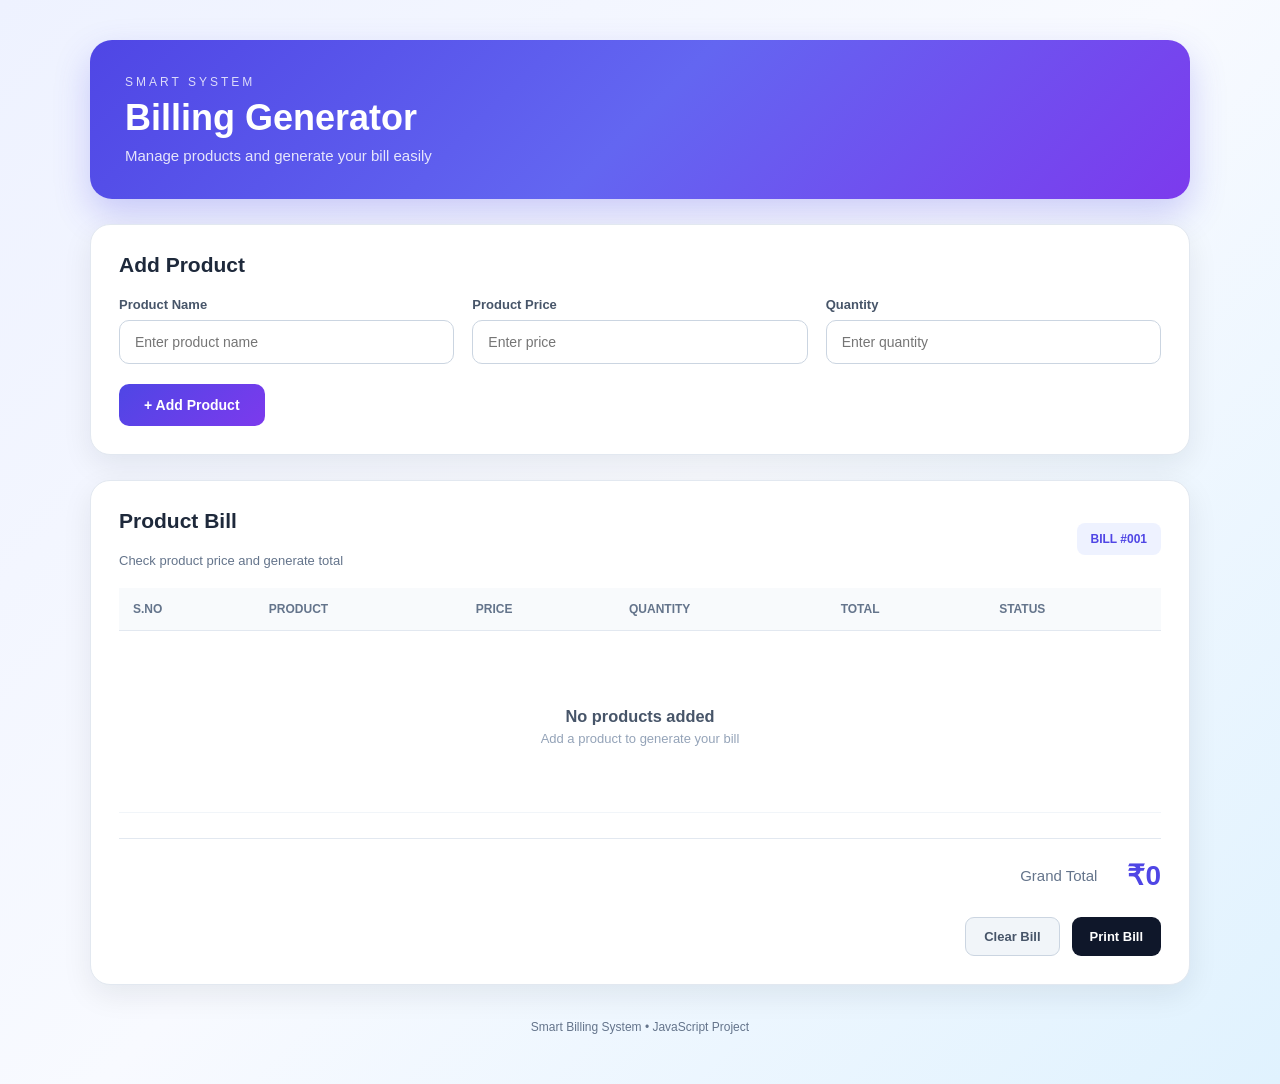
<file: Billing generator/index.html>
<!DOCTYPE html>
<html lang="en">

<head>
    <meta charset="UTF-8">
    <meta name="viewport" content="width=device-width, initial-scale=1.0">

    <title>Smart Billing Generator</title>

    <link rel="stylesheet" href="style.css">
</head>

<body>

    <div class="container">

        <!-- HEADER -->
        <div class="header">

            <div>
                <p class="small-title">SMART SYSTEM</p>
                <h1>Billing Generator</h1>
                <p class="subtitle">
                    Manage products and generate your bill easily
                </p>
            </div>

          

        </div>


        <!-- PRODUCT INPUT SECTION -->
        <div class="input-card">

            <h2>Add Product</h2>

            <div class="input-grid">

                <div class="input-box">
                    <label>Product Name</label>

                    <input
                        type="text"
                        id="productName"
                        placeholder="Enter product name">
                </div>


                <div class="input-box">
                    <label>Product Price</label>

                    <input
                        type="number"
                        id="productPrice"
                        placeholder="Enter price">
                </div>


                <div class="input-box">
                    <label>Quantity</label>

                    <input
                        type="number"
                        id="quantity"
                        placeholder="Enter quantity"
                        min="1">
                </div>

            </div>


            <button class="add-btn" onclick="addProduct()">
                + Add Product
            </button>

        </div>


        <!-- BILL SECTION -->
        <div class="bill-card">

            <div class="bill-header">

                <div>
                    <h2>Product Bill</h2>

                    <p>
                        Check product price and generate total
                    </p>
                </div>

                <div class="bill-number">
                    BILL #001
                </div>

            </div>


            <div class="table-container">

                <table>

                    <thead>

                        <tr>
                            <th>S.No</th>
                            <th>Product</th>
                            <th>Price</th>
                            <th>Quantity</th>
                            <th>Total</th>
                            <th>Status</th>
                        </tr>

                    </thead>


                    <tbody id="billTable">

                        <tr id="emptyRow">

                            <td colspan="6">

                                <div class="empty">

                                    <div class="empty-icon">
                                        
                                    </div>

                                    <h3>No products added</h3>

                                    <p>
                                        Add a product to generate your bill
                                    </p>

                                </div>

                            </td>

                        </tr>

                    </tbody>

                </table>

            </div>


            <!-- TOTAL -->
            <div class="total-section">

                <div class="total-label">
                    <span>Grand Total</span>

                    <strong id="grandTotal">
                        ₹0
                    </strong>
                </div>

            </div>


            <!-- BUTTONS -->
            <div class="actions">

                <button class="clear-btn" onclick="clearBill()">
                    Clear Bill
                </button>

                <button class="print-btn" onclick="printBill()">
                     Print Bill
                </button>

            </div>

        </div>


        <!-- FOOTER -->
        <p class="footer">
            Smart Billing System • JavaScript Project
        </p>

    </div>


    <script src="script.js"></script>

</body>

</html>
</file>
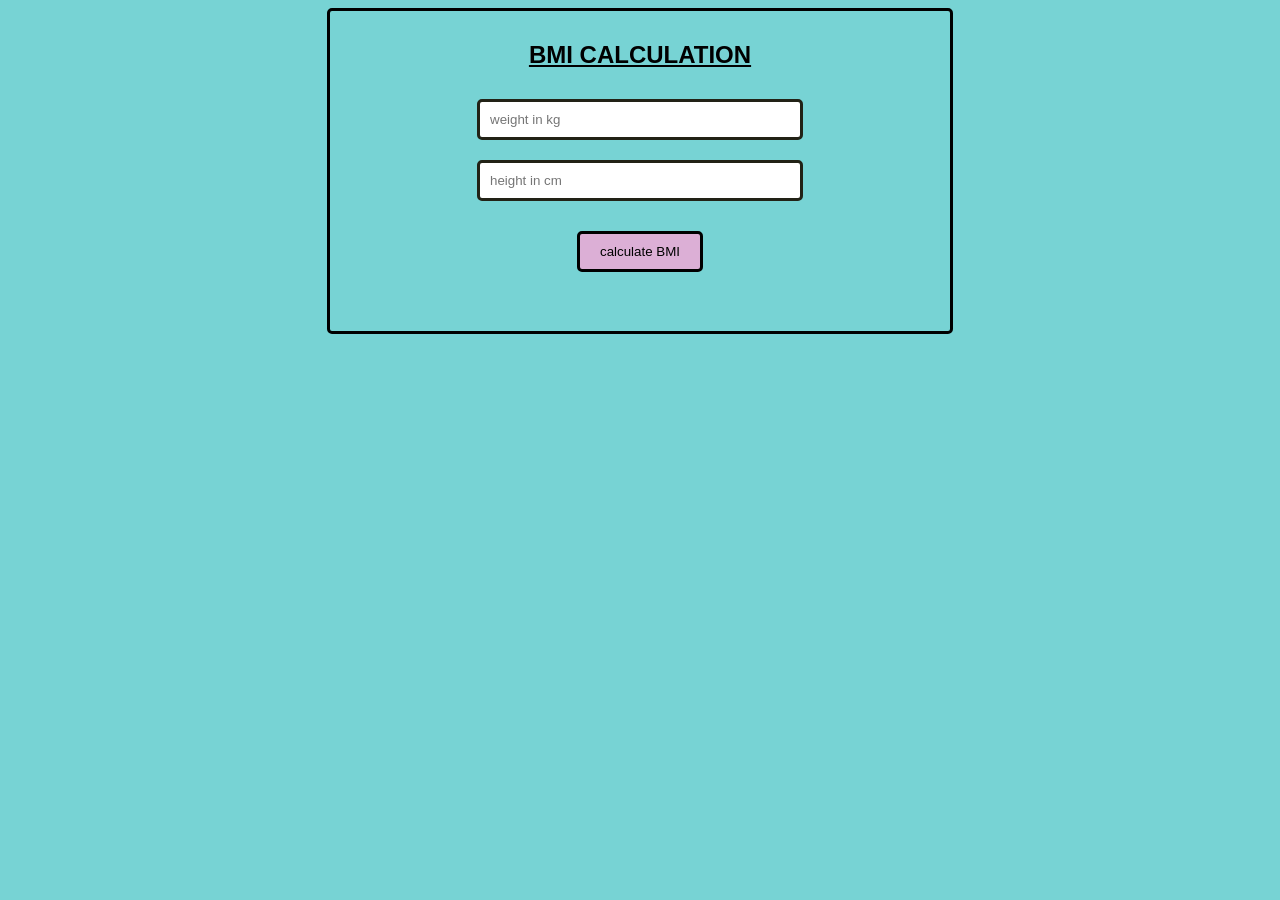
<file: BMI CALCULATOR/index.html>
<!DOCTYPE html>
<html lang="en">
<head>
    <meta charset="UTF-8">
    <meta name="viewport" content="width=device-width, initial-scale=1.0">
    <title>Web page</title>
    <link rel="stylesheet" href="style.css">
</head>
<body>
<!--    <h1>
        My First Page
    </h1>
    <form>
        <label>Enter a name</label>
            <input type="text" id="name">
        <button onclick="func()">submit</button>
    
    </form>-->

    <!--BMI calculation-->
    <div class="box">

        <h2>BMI CALCULATION</h2>

        <input type="number" id="weight" placeholder="weight in kg">
        <input type="number" id="height" placeholder="height in cm">

        <p id="result"></p>

        <button onclick="BMI()">calculate BMI</button>


    </div>

    <script src="script.js"> </script>
    
</body>
</html>
</file>
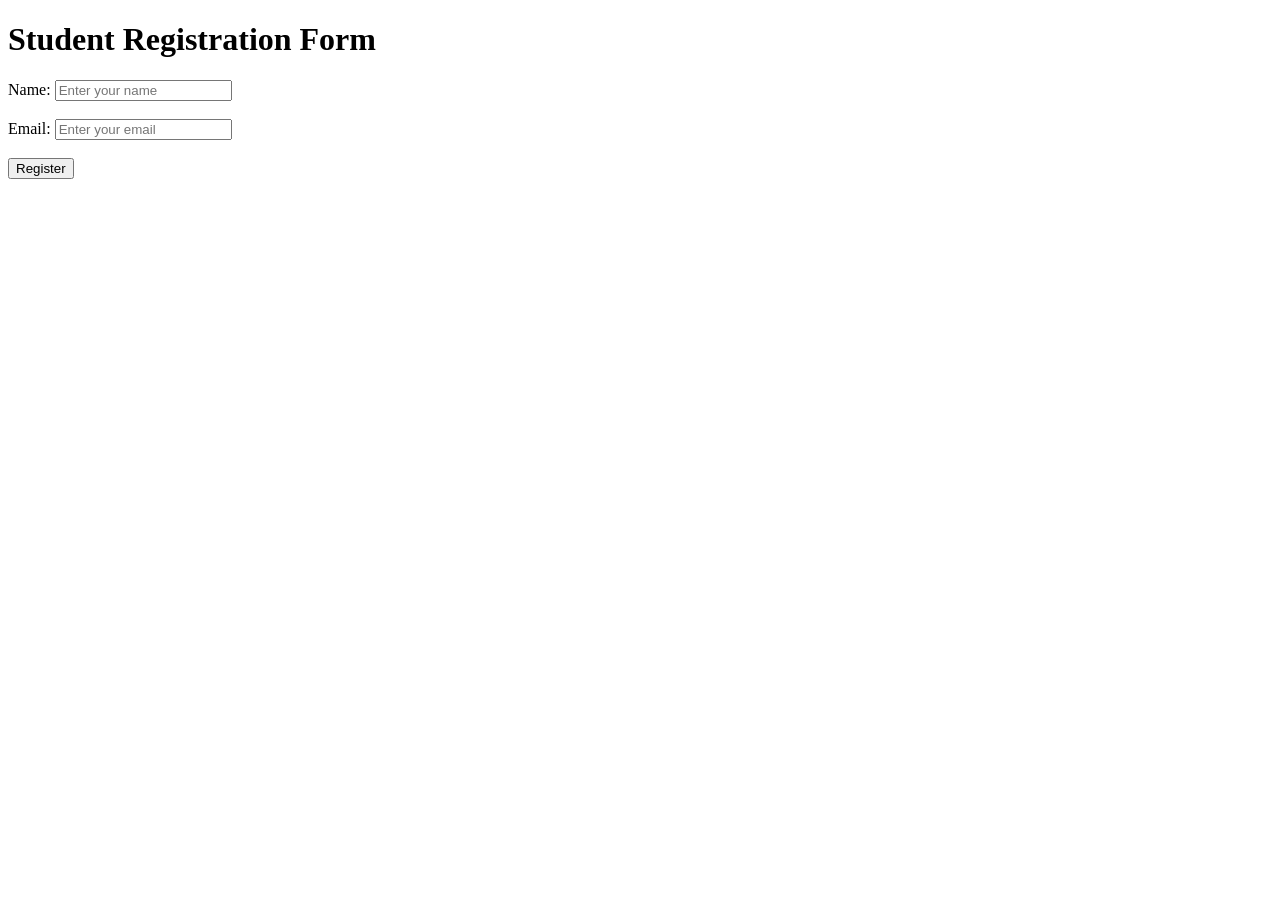
<file: form/index.html>
<!DOCTYPE html>
<html lang="en">
<head>
    <meta charset="UTF-8">
    <meta name="viewport" content="width=device-width, initial-scale=1.0">
    <title>Student Registration Form</title>
</head>
<body>
    <h1>Student Registration Form</h1>
    <form id="studentForm">
        <label>Name:</label>
        <input type="text" id="name" placeholder="Enter your name">
        <br><br>
        <label>Email:</label>
        <input type="email" id="email" placeholder="Enter your email">
        <br><br>
        <input type="submit" value="Register">
    </form>
</body>
</html>
</file>
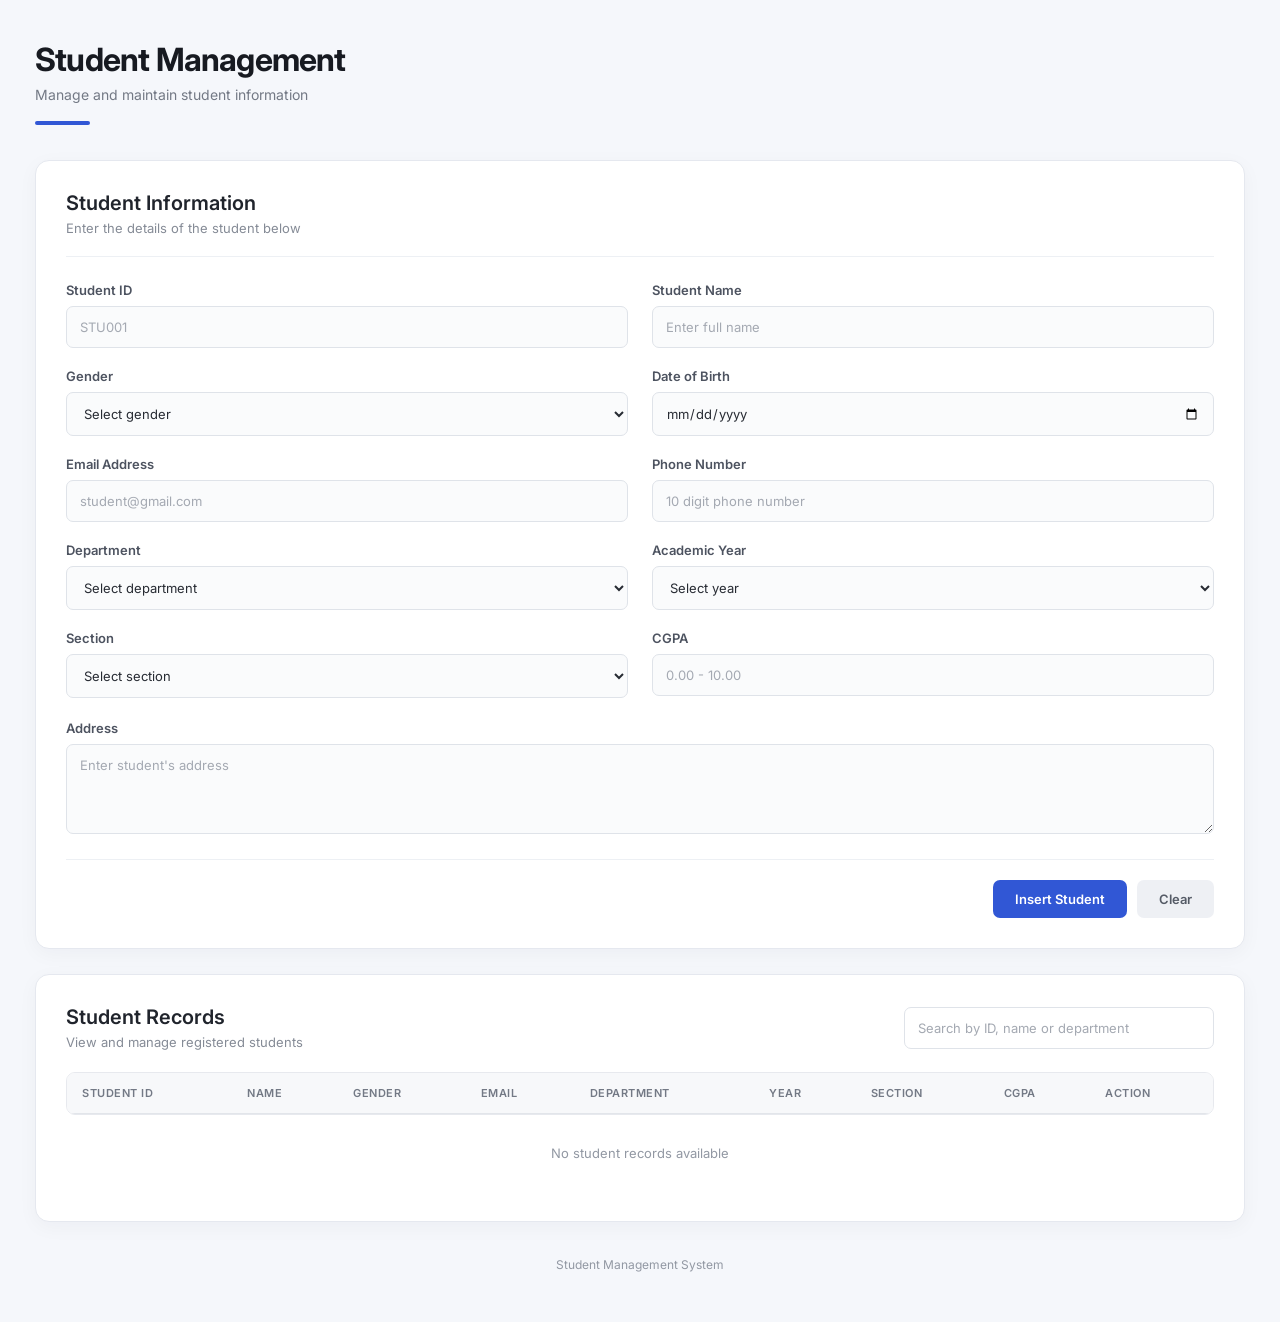
<file: Student Management System/index.html>
<!DOCTYPE html>
<html lang="en">

<head>
    <meta charset="UTF-8">
    <meta name="viewport" content="width=device-width, initial-scale=1.0">

    <title>Student Management System</title>

    <link rel="stylesheet" href="style.css">
</head>

<body>

    <div class="page">

        <header class="header">
            <div>
                <h1>Student Management</h1>
                <p>Manage and maintain student information</p>
            </div>

            <div class="header-line"></div>
        </header>


        <main>

            <!-- FORM -->

            <section class="form-card">

                <div class="section-title">
                    <h2>Student Information</h2>
                    <p>Enter the details of the student below</p>
                </div>


                <form id="studentForm">

                    <div class="form-grid">

                        <div class="field">
                            <label>Student ID</label>

                            <input
                                type="text"
                                id="studentId"
                                placeholder="STU001"
                                required
                            >
                        </div>


                        <div class="field">
                            <label>Student Name</label>

                            <input
                                type="text"
                                id="studentName"
                                placeholder="Enter full name"
                                required
                            >
                        </div>


                        <div class="field">
                            <label>Gender</label>

                            <select id="gender" required>

                                <option value="">
                                    Select gender
                                </option>

                                <option value="Male">
                                    Male
                                </option>

                                <option value="Female">
                                    Female
                                </option>

                                <option value="Other">
                                    Other
                                </option>

                            </select>
                        </div>


                        <div class="field">
                            <label>Date of Birth</label>

                            <input
                                type="date"
                                id="dob"
                                required
                            >
                        </div>


                        <div class="field">
                            <label>Email Address</label>

                            <input
                                type="email"
                                id="email"
                                placeholder="student@gmail.com"
                                required
                            >
                        </div>


                        <div class="field">
                            <label>Phone Number</label>

                            <input
                                type="tel"
                                id="phone"
                                placeholder="10 digit phone number"
                                maxlength="10"
                                required
                            >
                        </div>


                        <div class="field">
                            <label>Department</label>

                            <select id="department" required>

                                <option value="">
                                    Select department
                                </option>

                                <option value="Information Technology">
                                    Information Technology
                                </option>

                                <option value="Computer Science">
                                    Computer Science
                                </option>

                                <option value="Electronics and Communication">
                                    Electronics and Communication
                                </option>

                                <option value="Electrical and Electronics">
                                    Electrical and Electronics
                                </option>

                                <option value="Mechanical">
                                    Mechanical
                                </option>

                                <option value="Civil">
                                    Civil
                                </option>

                            </select>
                        </div>


                        <div class="field">
                            <label>Academic Year</label>

                            <select id="year" required>

                                <option value="">
                                    Select year
                                </option>

                                <option value="1st Year">
                                    1st Year
                                </option>

                                <option value="2nd Year">
                                    2nd Year
                                </option>

                                <option value="3rd Year">
                                    3rd Year
                                </option>

                                <option value="4th Year">
                                    4th Year
                                </option>

                            </select>
                        </div>


                        <div class="field">
                            <label>Section</label>

                            <select id="section" required>

                                <option value="">
                                    Select section
                                </option>

                                <option value="A">A</option>
                                <option value="B">B</option>
                                <option value="C">C</option>
                                <option value="D">D</option>

                            </select>
                        </div>


                        <div class="field">
                            <label>CGPA</label>

                            <input
                                type="number"
                                id="cgpa"
                                placeholder="0.00 - 10.00"
                                min="0"
                                max="10"
                                step="0.01"
                                required
                            >
                        </div>

                    </div>


                    <div class="field address-field">

                        <label>Address</label>

                        <textarea
                            id="address"
                            placeholder="Enter student's address"
                            required
                        ></textarea>

                    </div>


                    <div class="form-actions">

                        <button
                            type="submit"
                            id="submitBtn"
                            class="primary-btn"
                        >
                            Insert Student
                        </button>

                        <button
                            type="button"
                            class="secondary-btn"
                            onclick="clearForm()"
                        >
                            Clear
                        </button>

                    </div>

                </form>

            </section>


            <!-- TABLE -->

            <section class="records-card">

                <div class="records-header">

                    <div>
                        <h2>Student Records</h2>
                        <p>View and manage registered students</p>
                    </div>

                    <input
                        type="text"
                        id="search"
                        class="search-box"
                        placeholder="Search by ID, name or department"
                    >

                </div>


                <div class="table-wrapper">

                    <table>

                        <thead>

                            <tr>
                                <th>Student ID</th>
                                <th>Name</th>
                                <th>Gender</th>
                                <th>Email</th>
                                <th>Department</th>
                                <th>Year</th>
                                <th>Section</th>
                                <th>CGPA</th>
                                <th>Action</th>
                            </tr>

                        </thead>


                        <tbody id="studentTable">

                        </tbody>

                    </table>

                </div>


                <div id="noData" class="no-data">

                    No student records available

                </div>

            </section>

        </main>


        <footer>

            <p>Student Management System</p>

        </footer>

    </div>


    <script src="script.js"></script>

</body>

</html>
</file>
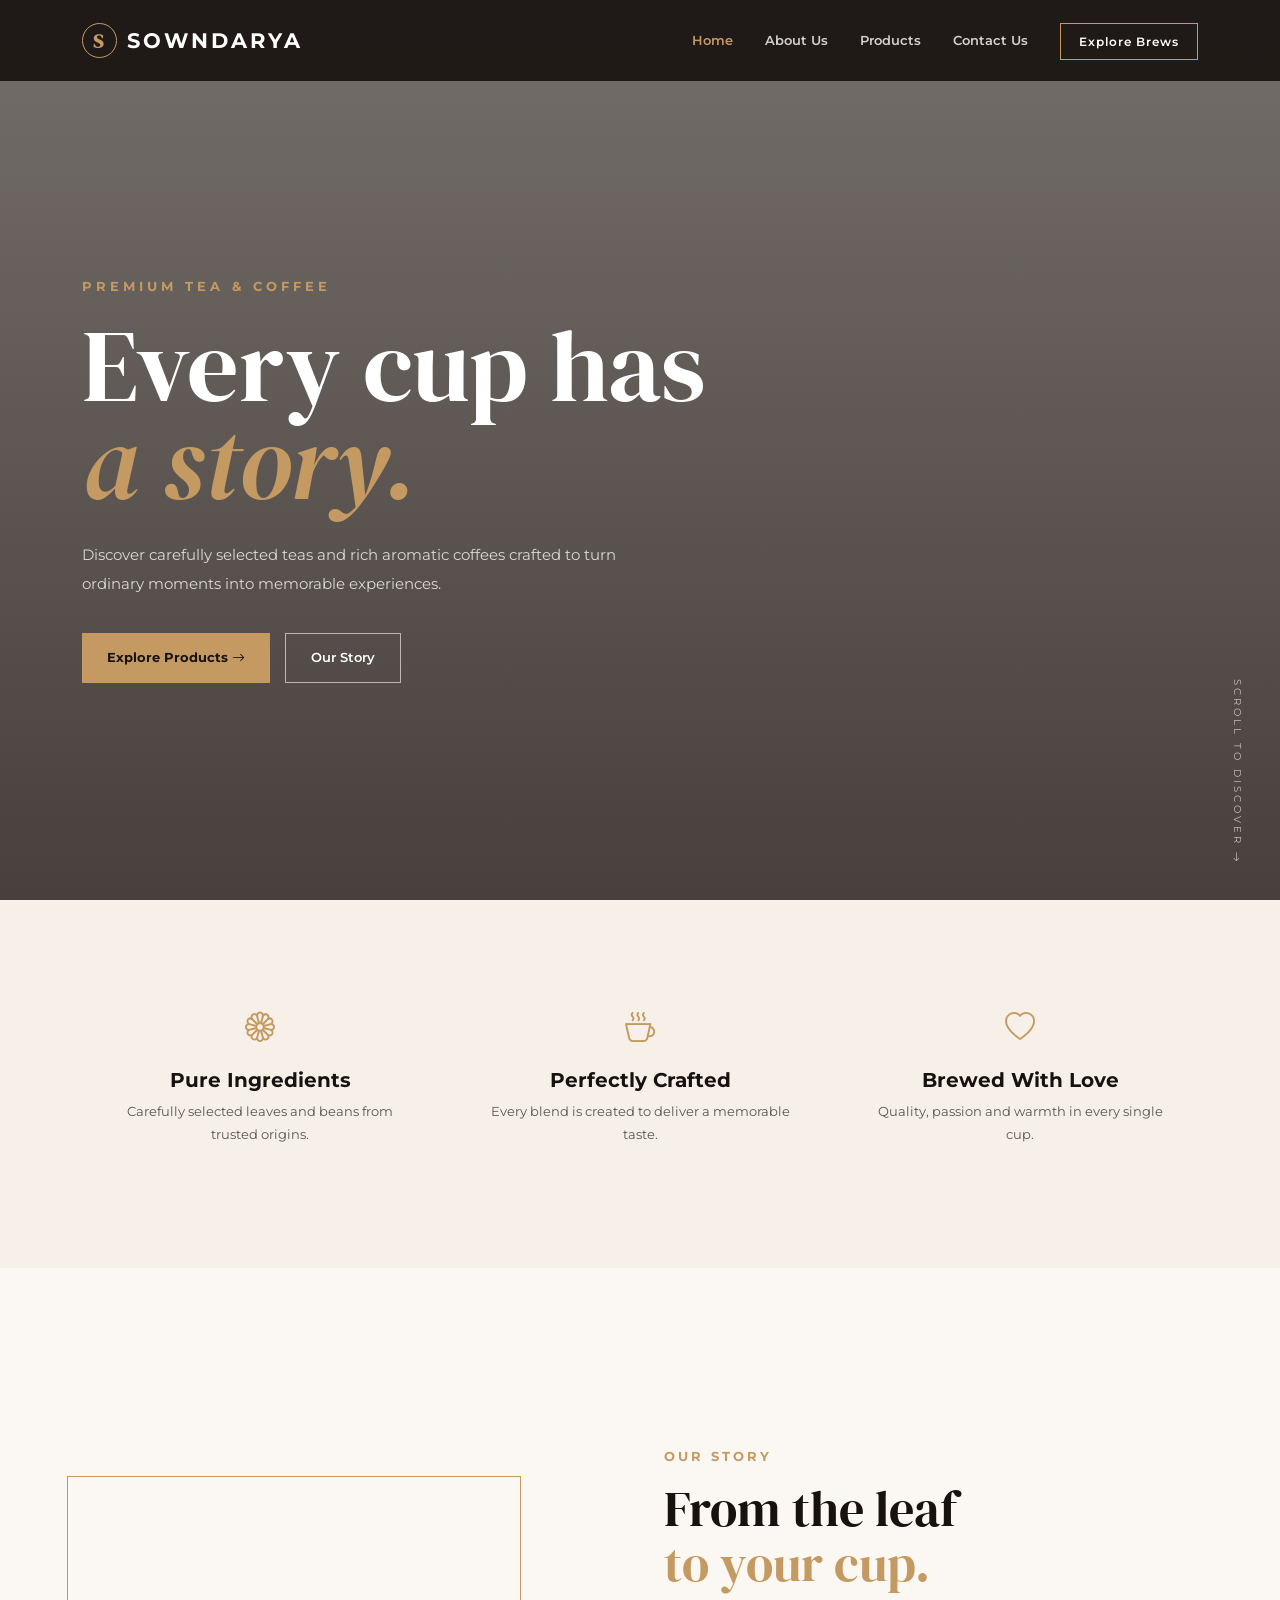
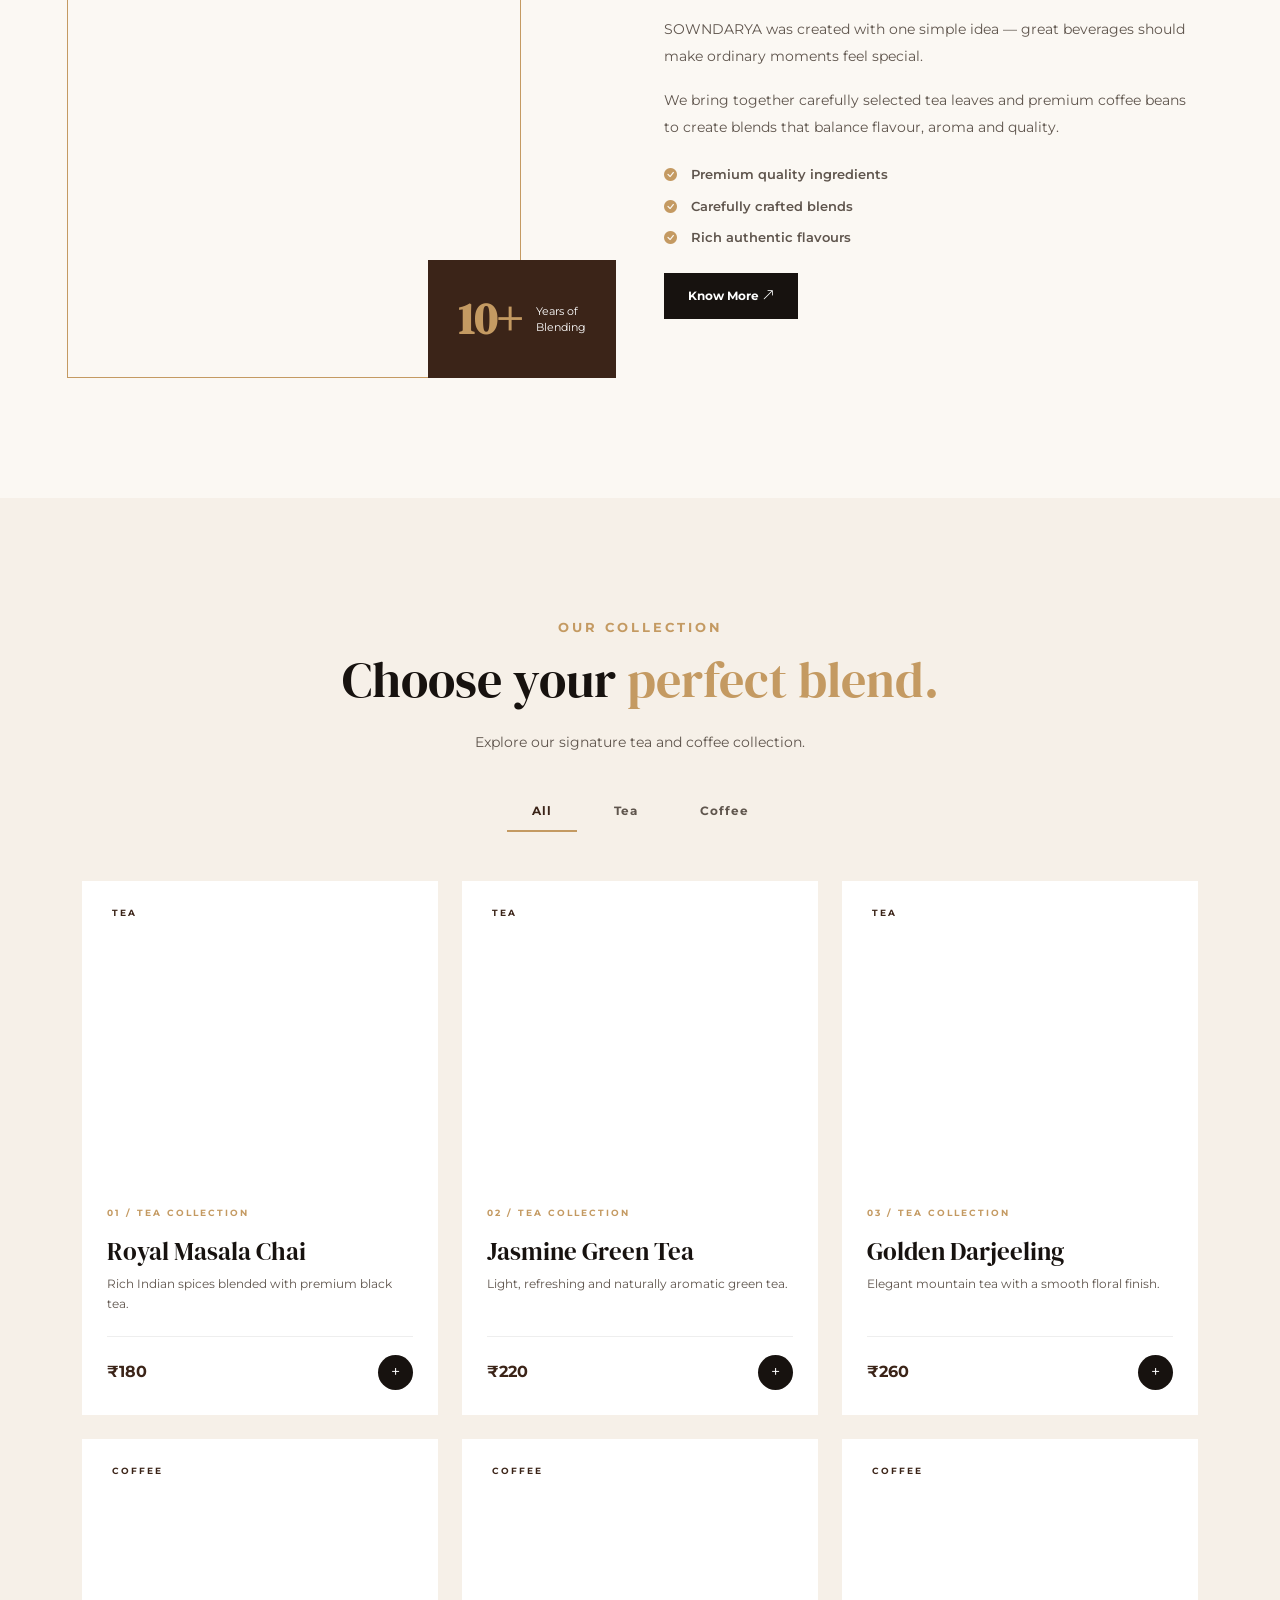
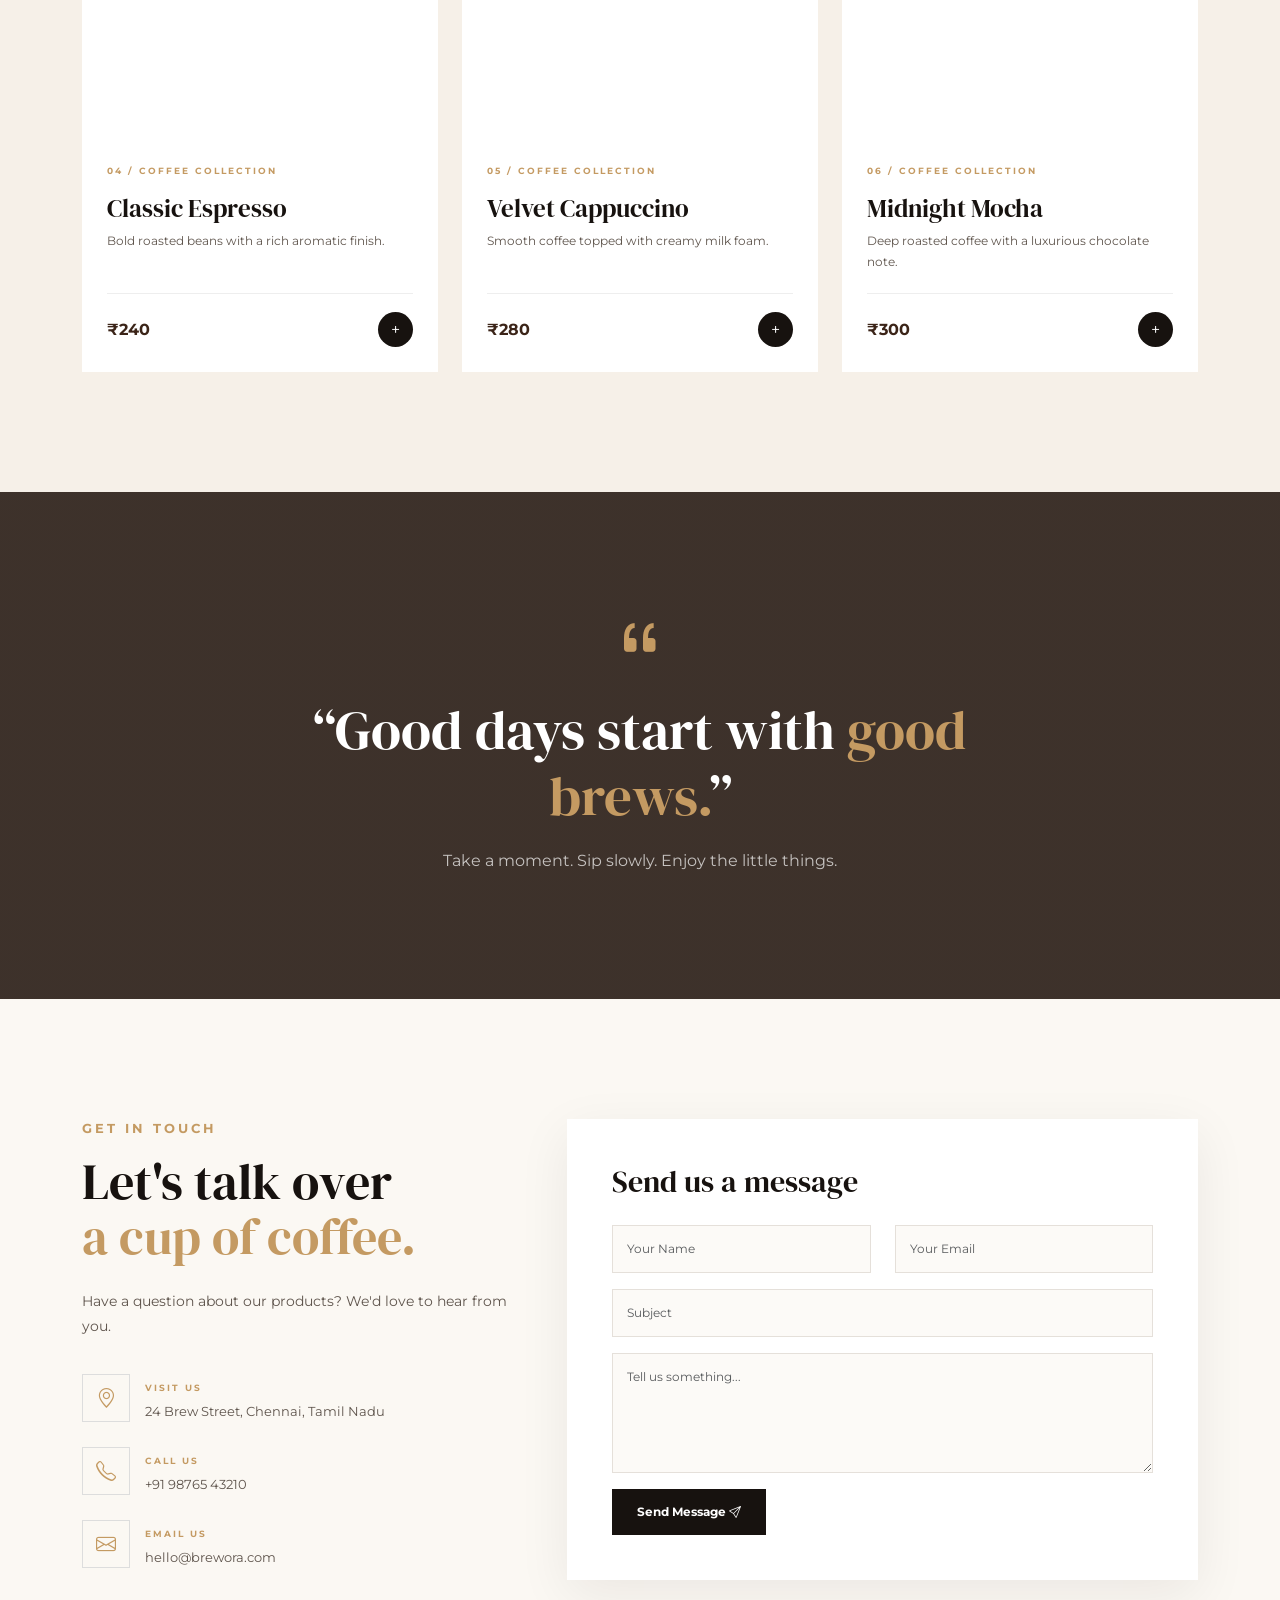
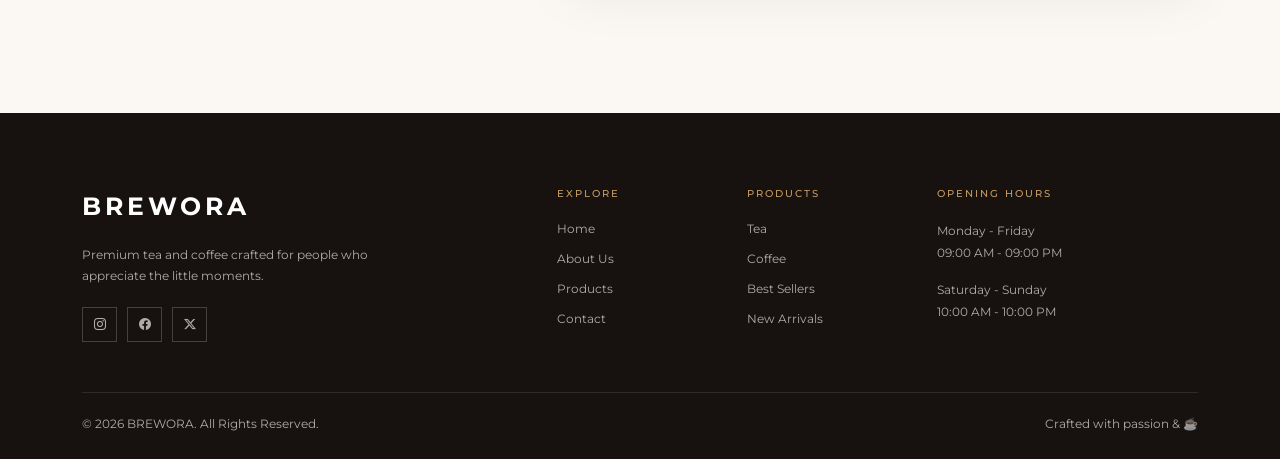
<file: TeaCoffeeWebsite/index.html>
<!DOCTYPE html>
<html lang="en">

<head>
    <meta charset="UTF-8">
    <meta name="viewport" content="width=device-width, initial-scale=1.0">

    <title>Sowndarya | Tea & Coffee</title>

    <!-- Bootstrap -->
    <link href="https://cdn.jsdelivr.net/npm/bootstrap@5.3.3/dist/css/bootstrap.min.css" rel="stylesheet">

    <!-- Bootstrap Icons -->
    <link rel="stylesheet"
        href="https://cdn.jsdelivr.net/npm/bootstrap-icons@1.11.3/font/bootstrap-icons.min.css">

    <!-- Google Fonts -->
    <link
        href="https://fonts.googleapis.com/css2?family=DM+Serif+Display&family=Montserrat:wght@400;500;600;700&display=swap"
        rel="stylesheet">

    <!-- Our CSS -->
    <link rel="stylesheet" href="style.css">
</head>

<body>

    <!-- ================= NAVBAR ================= -->

    <nav class="navbar navbar-expand-lg fixed-top brew-navbar">

        <div class="container">

            <a class="navbar-brand" href="#home">
                <span class="brand-icon">S</span>
                SOWNDARYA
            </a>

            <button class="navbar-toggler" type="button"
                data-bs-toggle="collapse"
                data-bs-target="#mainNavbar">

                <span class="navbar-toggler-icon"></span>

            </button>

            <div class="collapse navbar-collapse" id="mainNavbar">

                <ul class="navbar-nav ms-auto align-items-lg-center">

                    <li class="nav-item">
                        <a class="nav-link active" href="#home">Home</a>
                    </li>

                    <li class="nav-item">
                        <a class="nav-link" href="#about">About Us</a>
                    </li>

                    <li class="nav-item">
                        <a class="nav-link" href="#products">Products</a>
                    </li>

                    <li class="nav-item">
                        <a class="nav-link" href="#contact">Contact Us</a>
                    </li>

                    <li class="nav-item ms-lg-3">
                        <a href="#products" class="nav-order-btn">
                            Explore Brews
                        </a>
                    </li>

                </ul>

            </div>

        </div>

    </nav>


    <!-- ================= HOME ================= -->

    <section id="home" class="hero-section">

        <div class="hero-overlay"></div>

        <div class="container hero-content">

            <div class="row align-items-center">

                <div class="col-lg-7">

                    <p class="hero-small">
                        PREMIUM TEA & COFFEE
                    </p>

                    <h1>
                        Every cup has
                        <span>a story.</span>
                    </h1>

                    <p class="hero-text">
                        Discover carefully selected teas and rich aromatic
                        coffees crafted to turn ordinary moments into
                        memorable experiences.
                    </p>

                    <div class="hero-buttons">

                        <a href="#products" class="btn-main">
                            Explore Products
                            <i class="bi bi-arrow-right"></i>
                        </a>

                        <a href="#about" class="btn-outline">
                            Our Story
                        </a>

                    </div>

                </div>

            </div>

        </div>

        <div class="scroll-text">
            SCROLL TO DISCOVER
            <i class="bi bi-arrow-down"></i>
        </div>

    </section>


    <!-- ================= INTRO ================= -->

    <section class="intro-section">

        <div class="container">

            <div class="row g-4 text-center">

                <div class="col-md-4">
                    <div class="intro-card">
                        <i class="bi bi-flower1"></i>
                        <h5>Pure Ingredients</h5>
                        <p>
                            Carefully selected leaves and beans from
                            trusted origins.
                        </p>
                    </div>
                </div>

                <div class="col-md-4">
                    <div class="intro-card">
                        <i class="bi bi-cup-hot"></i>
                        <h5>Perfectly Crafted</h5>
                        <p>
                            Every blend is created to deliver a
                            memorable taste.
                        </p>
                    </div>
                </div>

                <div class="col-md-4">
                    <div class="intro-card">
                        <i class="bi bi-heart"></i>
                        <h5>Brewed With Love</h5>
                        <p>
                            Quality, passion and warmth in every
                            single cup.
                        </p>
                    </div>
                </div>

            </div>

        </div>

    </section>


    <!-- ================= ABOUT ================= -->

    <section id="about" class="about-section">

        <div class="container">

            <div class="row align-items-center g-5">

                <div class="col-lg-6">

                    <div class="about-image-box">

                        <div class="about-image"></div>

                        <div class="experience-box">
                            <strong>10+</strong>
                            <span>Years of<br>Blending</span>
                        </div>

                    </div>

                </div>

                <div class="col-lg-6">

                    <p class="section-label">
                        OUR STORY
                    </p>

                    <h2 class="section-title">
                        From the leaf<br>
                        <span>to your cup.</span>
                    </h2>

                    <p class="about-text">
                        SOWNDARYA was created with one simple idea —
                        great beverages should make ordinary moments
                        feel special.
                    </p>

                    <p class="about-text">
                        We bring together carefully selected tea leaves
                        and premium coffee beans to create blends that
                        balance flavour, aroma and quality.
                    </p>

                    <div class="about-points">

                        <div>
                            <i class="bi bi-check-circle-fill"></i>
                            Premium quality ingredients
                        </div>

                        <div>
                            <i class="bi bi-check-circle-fill"></i>
                            Carefully crafted blends
                        </div>

                        <div>
                            <i class="bi bi-check-circle-fill"></i>
                            Rich authentic flavours
                        </div>

                    </div>

                    <a href="#contact" class="dark-btn">
                        Know More
                        <i class="bi bi-arrow-up-right"></i>
                    </a>

                </div>

            </div>

        </div>

    </section>


    <!-- ================= PRODUCTS ================= -->

    <section id="products" class="products-section">

        <div class="container">

            <div class="text-center section-heading">

                <p class="section-label">
                    OUR COLLECTION
                </p>

                <h2 class="section-title">
                    Choose your <span>perfect blend.</span>
                </h2>

                <p>
                    Explore our signature tea and coffee collection.
                </p>

            </div>


            <!-- FILTER BUTTONS -->

            <div class="filter-buttons text-center">

                <button class="filter-btn active" data-filter="all">
                    All
                </button>

                <button class="filter-btn" data-filter="tea">
                    Tea
                </button>

                <button class="filter-btn" data-filter="coffee">
                    Coffee
                </button>

            </div>


            <!-- PRODUCTS -->

            <div class="row g-4 product-container">


                <!-- TEA 1 -->

                <div class="col-md-6 col-lg-4 product-item tea">

                    <div class="product-card">

                        <div class="product-image tea-one">

                            <span class="product-tag">
                                TEA
                            </span>

                        </div>

                        <div class="product-info">

                            <p>01 / TEA COLLECTION</p>

                            <h4>Royal Masala Chai</h4>

                            <span class="product-description">
                                Rich Indian spices blended with
                                premium black tea.
                            </span>

                            <div class="product-bottom">

                                <strong>₹180</strong>

                                <button class="add-btn"
                                    onclick="showMessage('Royal Masala Chai')">
                                    +
                                </button>

                            </div>

                        </div>

                    </div>

                </div>


                <!-- TEA 2 -->

                <div class="col-md-6 col-lg-4 product-item tea">

                    <div class="product-card">

                        <div class="product-image tea-two">

                            <span class="product-tag">
                                TEA
                            </span>

                        </div>

                        <div class="product-info">

                            <p>02 / TEA COLLECTION</p>

                            <h4>Jasmine Green Tea</h4>

                            <span class="product-description">
                                Light, refreshing and naturally
                                aromatic green tea.
                            </span>

                            <div class="product-bottom">

                                <strong>₹220</strong>

                                <button class="add-btn"
                                    onclick="showMessage('Jasmine Green Tea')">
                                    +
                                </button>

                            </div>

                        </div>

                    </div>

                </div>


                <!-- TEA 3 -->

                <div class="col-md-6 col-lg-4 product-item tea">

                    <div class="product-card">

                        <div class="product-image tea-three">

                            <span class="product-tag">
                                TEA
                            </span>

                        </div>

                        <div class="product-info">

                            <p>03 / TEA COLLECTION</p>

                            <h4>Golden Darjeeling</h4>

                            <span class="product-description">
                                Elegant mountain tea with a smooth
                                floral finish.
                            </span>

                            <div class="product-bottom">

                                <strong>₹260</strong>

                                <button class="add-btn"
                                    onclick="showMessage('Golden Darjeeling')">
                                    +
                                </button>

                            </div>

                        </div>

                    </div>

                </div>


                <!-- COFFEE 1 -->

                <div class="col-md-6 col-lg-4 product-item coffee">

                    <div class="product-card">

                        <div class="product-image coffee-one">

                            <span class="product-tag">
                                COFFEE
                            </span>

                        </div>

                        <div class="product-info">

                            <p>04 / COFFEE COLLECTION</p>

                            <h4>Classic Espresso</h4>

                            <span class="product-description">
                                Bold roasted beans with a rich
                                aromatic finish.
                            </span>

                            <div class="product-bottom">

                                <strong>₹240</strong>

                                <button class="add-btn"
                                    onclick="showMessage('Classic Espresso')">
                                    +
                                </button>

                            </div>

                        </div>

                    </div>

                </div>


                <!-- COFFEE 2 -->

                <div class="col-md-6 col-lg-4 product-item coffee">

                    <div class="product-card">

                        <div class="product-image coffee-two">

                            <span class="product-tag">
                                COFFEE
                            </span>

                        </div>

                        <div class="product-info">

                            <p>05 / COFFEE COLLECTION</p>

                            <h4>Velvet Cappuccino</h4>

                            <span class="product-description">
                                Smooth coffee topped with creamy
                                milk foam.
                            </span>

                            <div class="product-bottom">

                                <strong>₹280</strong>

                                <button class="add-btn"
                                    onclick="showMessage('Velvet Cappuccino')">
                                    +
                                </button>

                            </div>

                        </div>

                    </div>

                </div>


                <!-- COFFEE 3 -->

                <div class="col-md-6 col-lg-4 product-item coffee">

                    <div class="product-card">

                        <div class="product-image coffee-three">

                            <span class="product-tag">
                                COFFEE
                            </span>

                        </div>

                        <div class="product-info">

                            <p>06 / COFFEE COLLECTION</p>

                            <h4>Midnight Mocha</h4>

                            <span class="product-description">
                                Deep roasted coffee with a luxurious
                                chocolate note.
                            </span>

                            <div class="product-bottom">

                                <strong>₹300</strong>

                                <button class="add-btn"
                                    onclick="showMessage('Midnight Mocha')">
                                    +
                                </button>

                            </div>

                        </div>

                    </div>

                </div>

            </div>

        </div>

    </section>


    <!-- ================= SPECIAL BANNER ================= -->

    <section class="quote-section">

        <div class="container">

            <div class="quote-content">

                <i class="bi bi-quote"></i>

                <h2>
                    “Good days start with
                    <span>good brews.</span>”
                </h2>

                <p>
                    Take a moment. Sip slowly. Enjoy the little things.
                </p>

            </div>

        </div>

    </section>


    <!-- ================= CONTACT ================= -->

    <section id="contact" class="contact-section">

        <div class="container">

            <div class="row g-5">

                <div class="col-lg-5">

                    <p class="section-label">
                        GET IN TOUCH
                    </p>

                    <h2 class="section-title">
                        Let's talk over<br>
                        <span>a cup of coffee.</span>
                    </h2>

                    <p class="contact-description">
                        Have a question about our products?
                        We'd love to hear from you.
                    </p>


                    <div class="contact-detail">

                        <div class="contact-icon">
                            <i class="bi bi-geo-alt"></i>
                        </div>

                        <div>
                            <small>VISIT US</small>
                            <p>24 Brew Street, Chennai, Tamil Nadu</p>
                        </div>

                    </div>


                    <div class="contact-detail">

                        <div class="contact-icon">
                            <i class="bi bi-telephone"></i>
                        </div>

                        <div>
                            <small>CALL US</small>
                            <p>+91 98765 43210</p>
                        </div>

                    </div>


                    <div class="contact-detail">

                        <div class="contact-icon">
                            <i class="bi bi-envelope"></i>
                        </div>

                        <div>
                            <small>EMAIL US</small>
                            <p>hello@brewora.com</p>
                        </div>

                    </div>

                </div>


                <div class="col-lg-7">

                    <div class="contact-form">

                        <h4>Send us a message</h4>

                        <form id="contactForm">

                            <div class="row">

                                <div class="col-md-6 mb-3">

                                    <input type="text"
                                        id="name"
                                        class="form-control"
                                        placeholder="Your Name"
                                        required>

                                </div>

                                <div class="col-md-6 mb-3">

                                    <input type="email"
                                        id="email"
                                        class="form-control"
                                        placeholder="Your Email"
                                        required>

                                </div>

                            </div>


                            <div class="mb-3">

                                <input type="text"
                                    id="subject"
                                    class="form-control"
                                    placeholder="Subject"
                                    required>

                            </div>


                            <div class="mb-3">

                                <textarea
                                    id="message"
                                    class="form-control"
                                    rows="5"
                                    placeholder="Tell us something..."
                                    required></textarea>

                            </div>


                            <button type="submit" class="send-btn">

                                Send Message
                                <i class="bi bi-send"></i>

                            </button>

                        </form>

                    </div>

                </div>

            </div>

        </div>

    </section>


    <!-- ================= FOOTER ================= -->

    <footer class="footer">

        <div class="container">

            <div class="row g-4">

                <div class="col-lg-5">

                    <a href="#home" class="footer-brand">
                        BREWORA
                    </a>

                    <p>
                        Premium tea and coffee crafted for people
                        who appreciate the little moments.
                    </p>

                    <div class="social-links">

                        <a href="#">
                            <i class="bi bi-instagram"></i>
                        </a>

                        <a href="#">
                            <i class="bi bi-facebook"></i>
                        </a>

                        <a href="#">
                            <i class="bi bi-twitter-x"></i>
                        </a>

                    </div>

                </div>


                <div class="col-6 col-lg-2">

                    <h6>EXPLORE</h6>

                    <a href="#home">Home</a>
                    <a href="#about">About Us</a>
                    <a href="#products">Products</a>
                    <a href="#contact">Contact</a>

                </div>


                <div class="col-6 col-lg-2">

                    <h6>PRODUCTS</h6>

                    <a href="#products">Tea</a>
                    <a href="#products">Coffee</a>
                    <a href="#products">Best Sellers</a>
                    <a href="#products">New Arrivals</a>

                </div>


                <div class="col-lg-3">

                    <h6>OPENING HOURS</h6>

                    <p class="hours">
                        Monday - Friday<br>
                        09:00 AM - 09:00 PM
                    </p>

                    <p class="hours">
                        Saturday - Sunday<br>
                        10:00 AM - 10:00 PM
                    </p>

                </div>

            </div>


            <div class="footer-bottom">

                <p>
                    © <span id="year"></span> BREWORA.
                    All Rights Reserved.
                </p>

                <p>
                    Crafted with passion & ☕
                </p>

            </div>

        </div>

    </footer>


    <!-- Bootstrap JS -->
    <script src="https://cdn.jsdelivr.net/npm/bootstrap@5.3.3/dist/js/bootstrap.bundle.min.js"></script>

    <!-- Our JS -->
    <script src="script.js"></script>

</body>

</html>
</file>
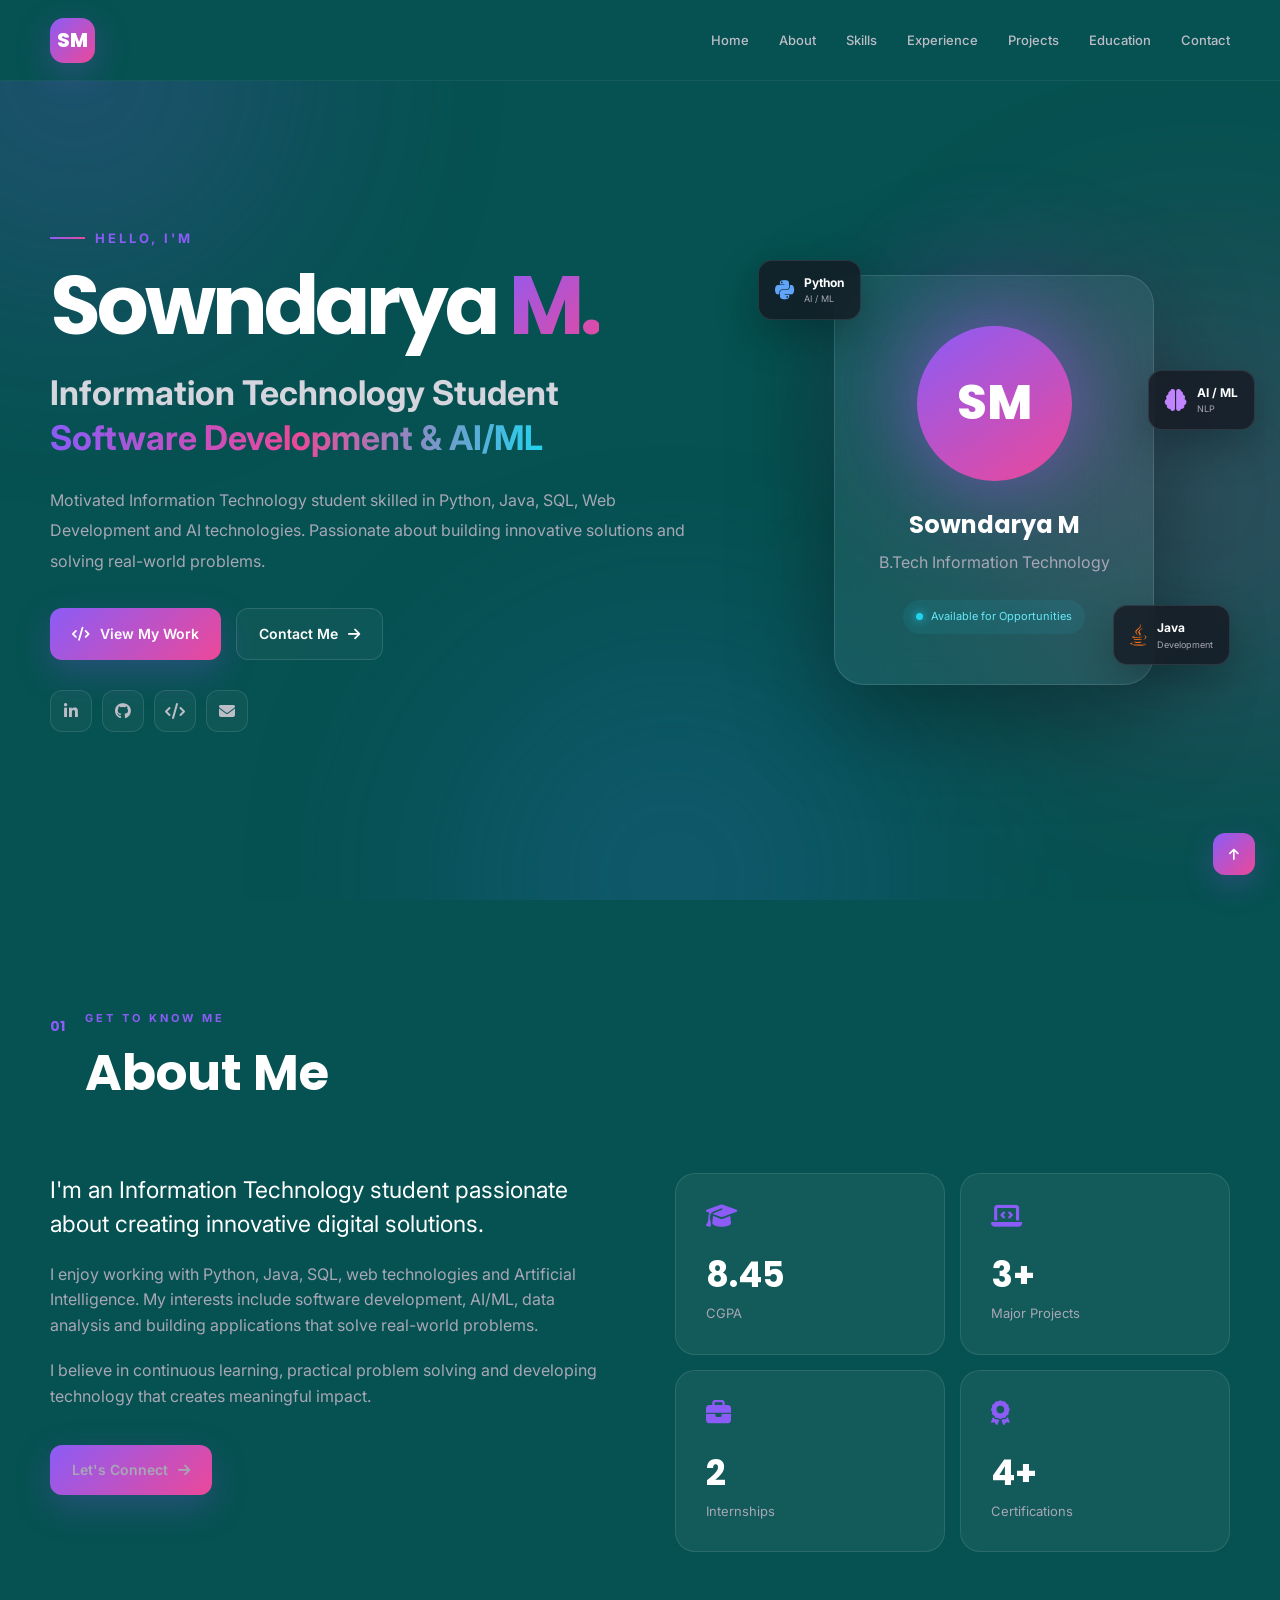
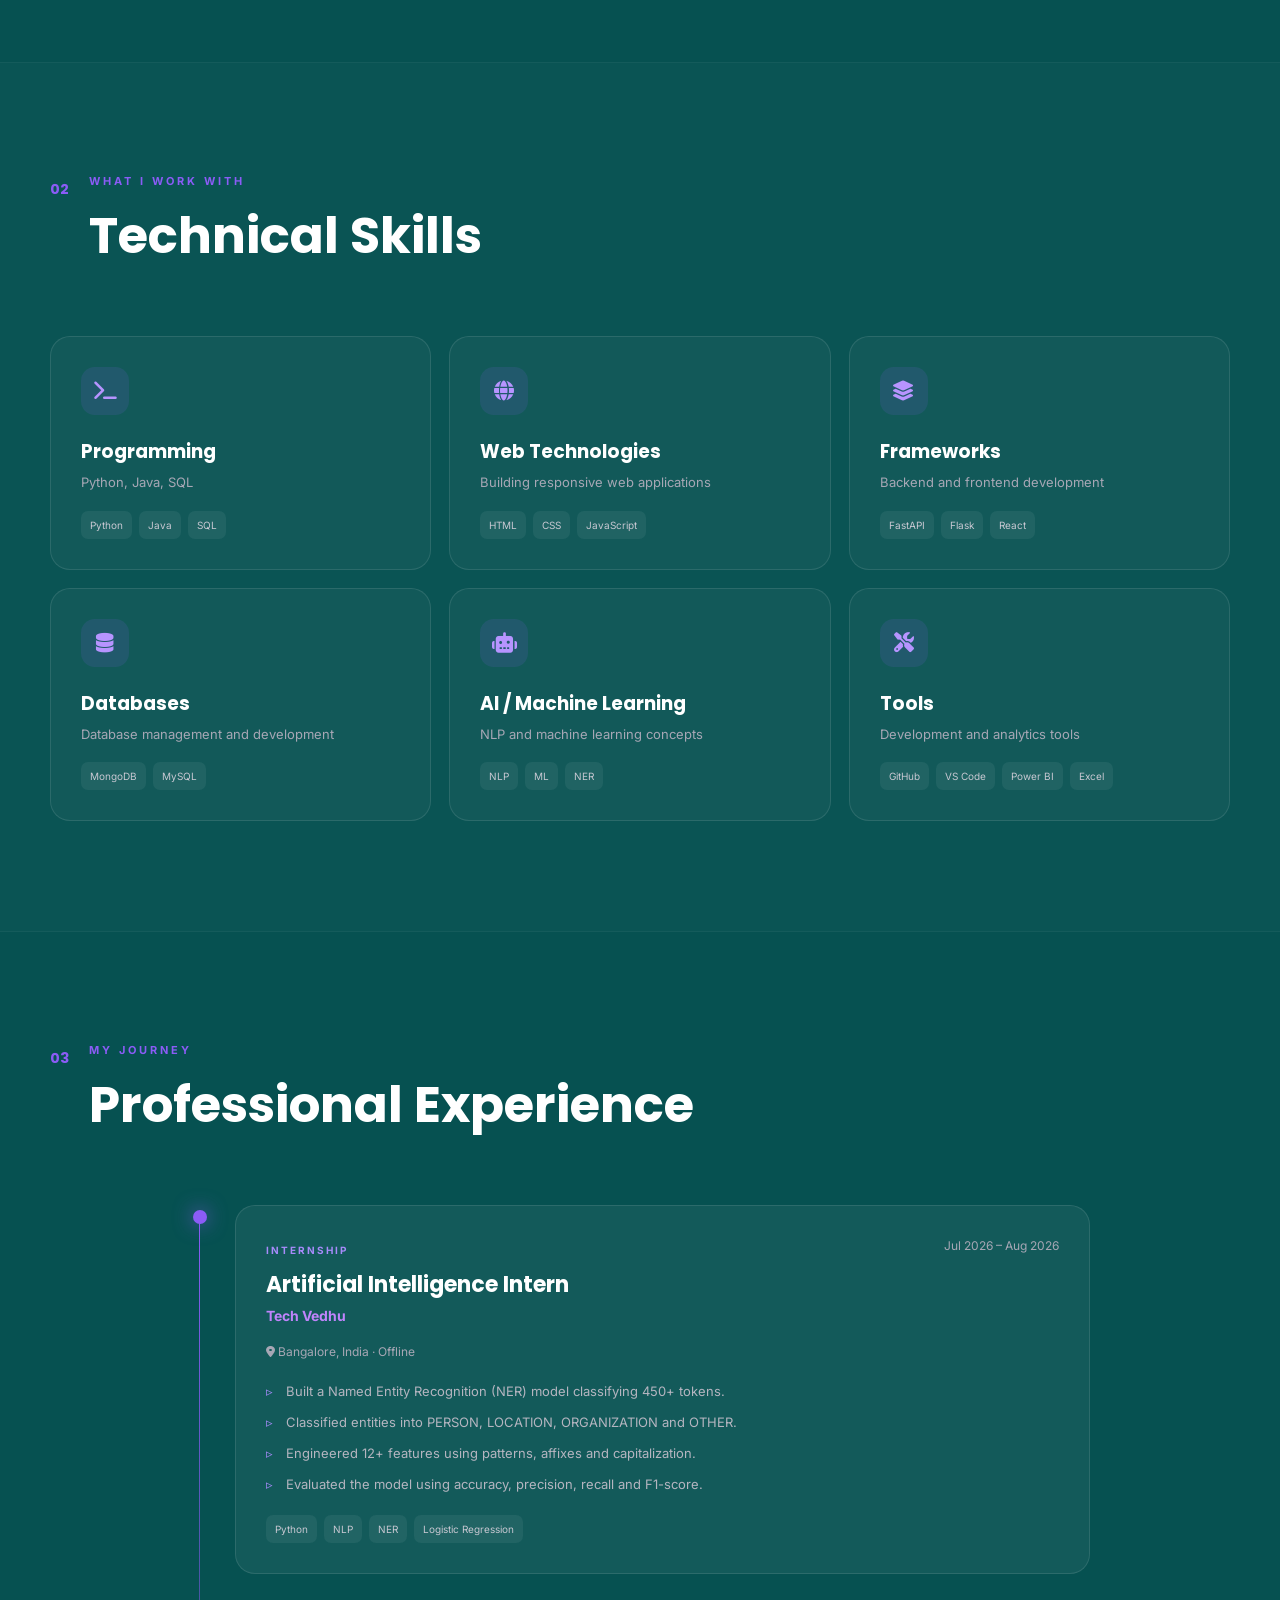
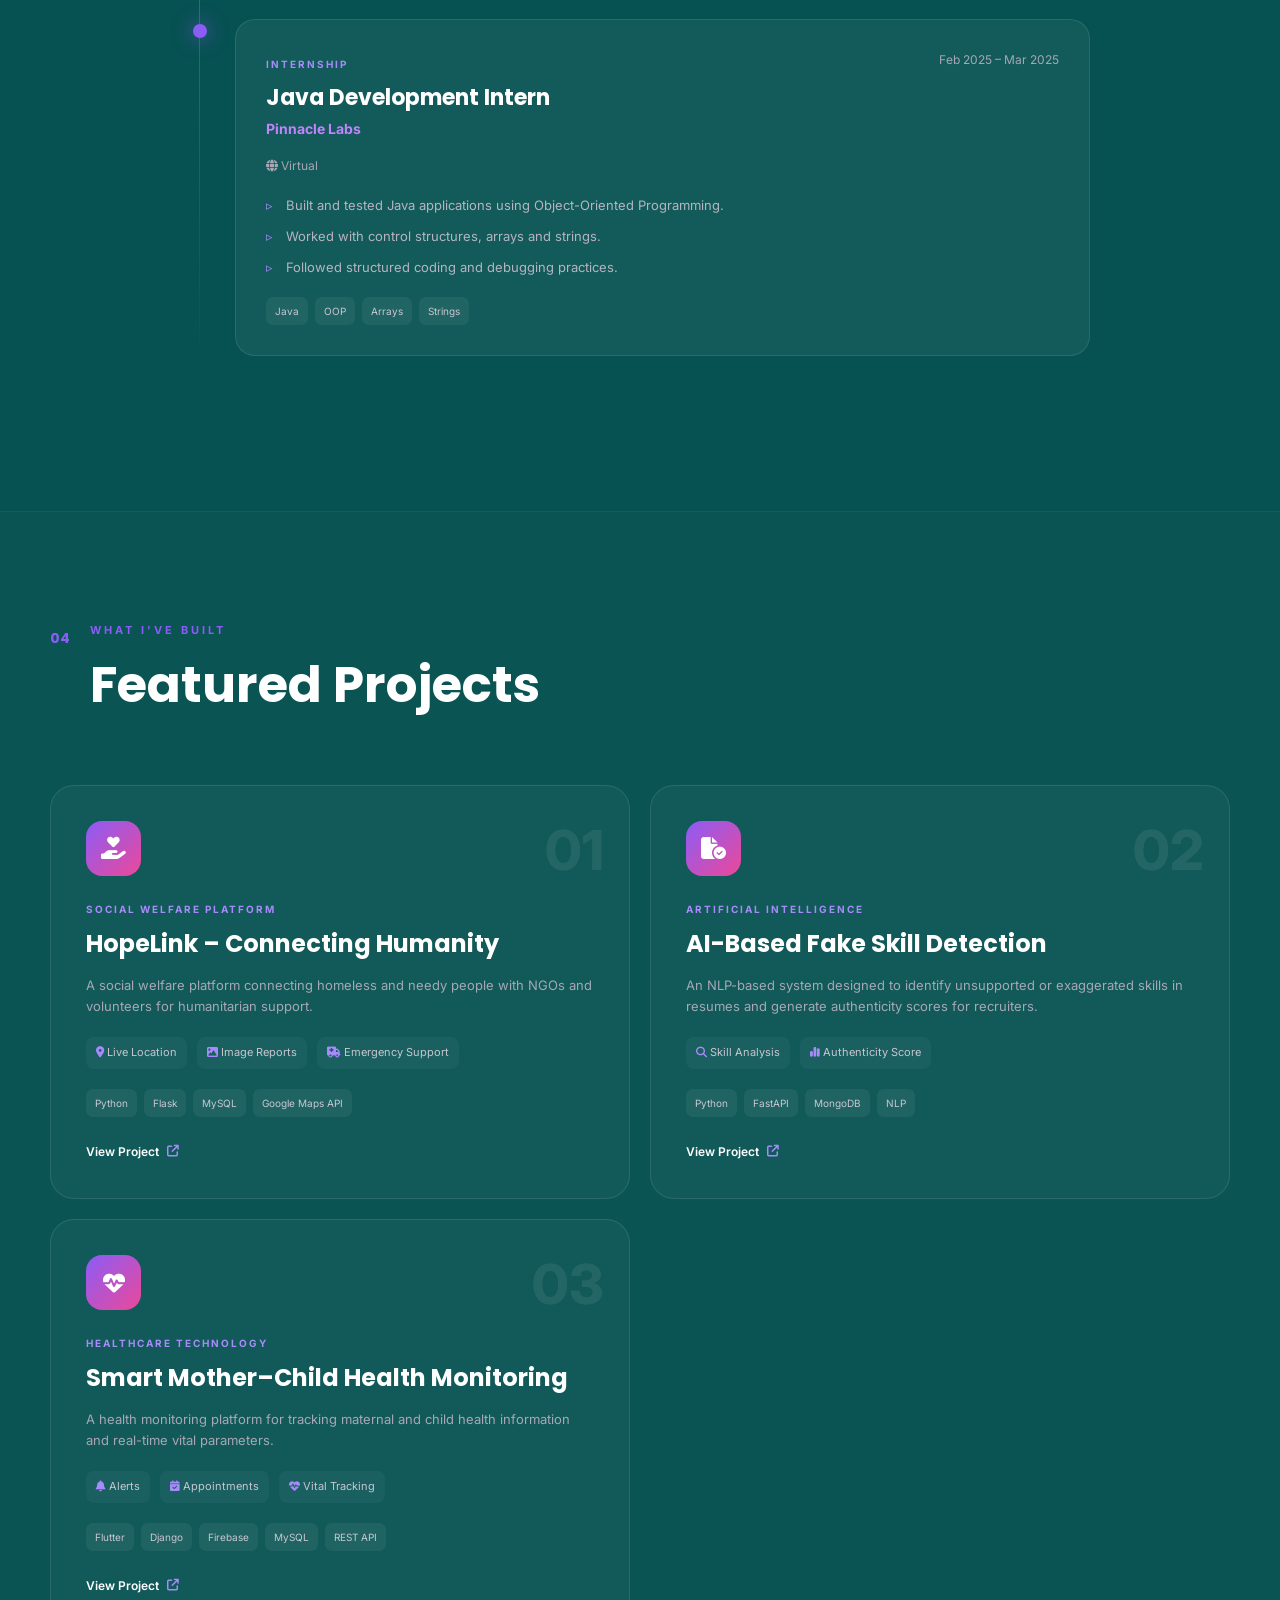
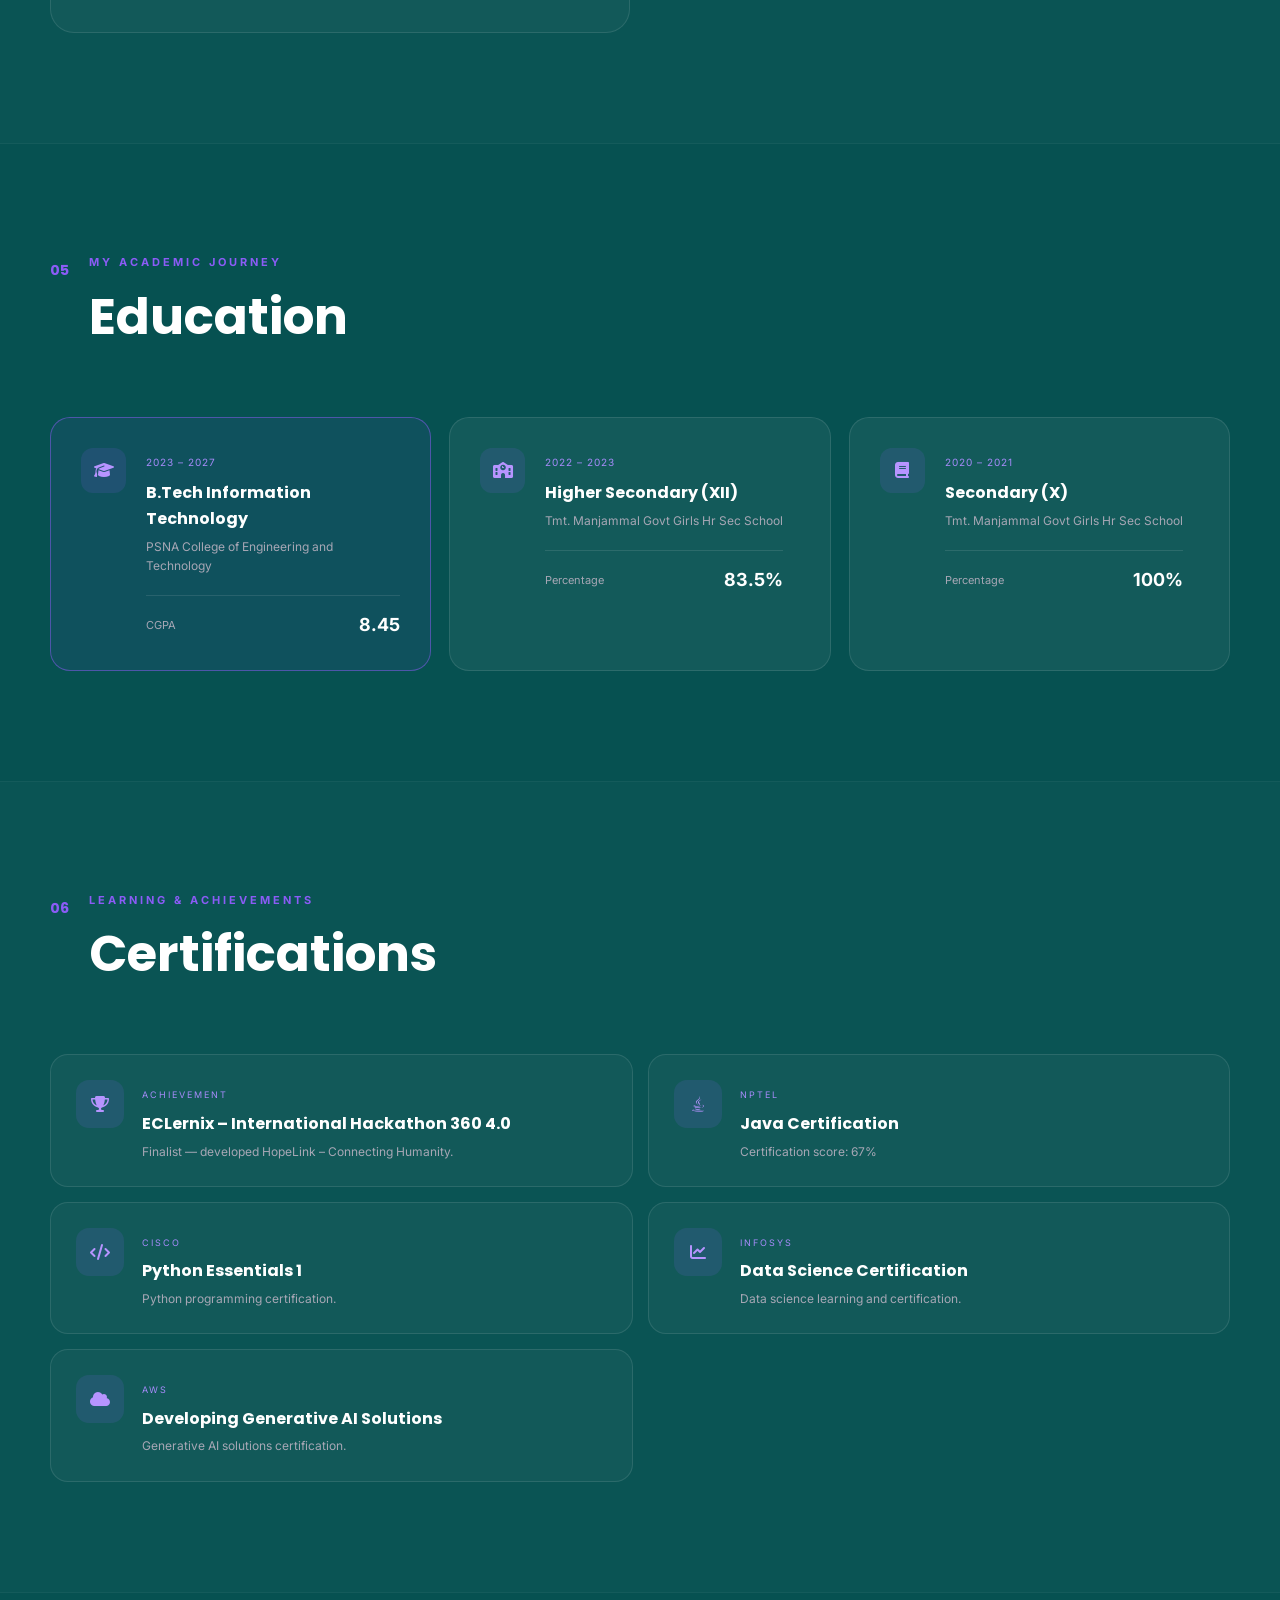
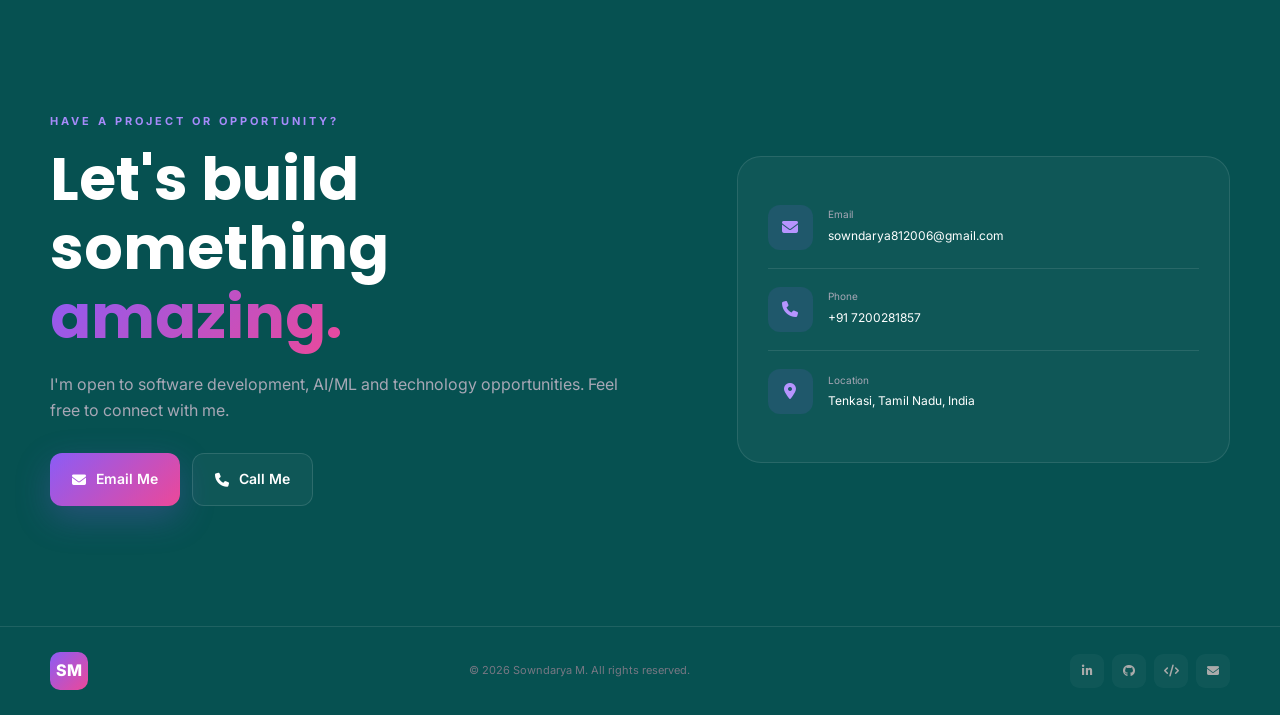
<file: sowndarya-portfolio/sowndarya-portfolio/index.html>
<!DOCTYPE html>
<html lang="en">
<head>
    <meta charset="UTF-8">

    <meta name="viewport"
          content="width=device-width, initial-scale=1.0">

    <meta name="description"
          content="Sowndarya M - Information Technology Student | Software Development | AI/ML">

    <title>Sowndarya M | Portfolio</title>

    <link rel="stylesheet" href="style.css">

    <!-- Google Font -->
    <link rel="preconnect" href="https://fonts.googleapis.com">
    <link rel="preconnect" href="https://fonts.gstatic.com" crossorigin>

    <link href="https://fonts.googleapis.com/css2?family=Inter:wght@300;400;500;600;700;800&family=Poppins:wght@400;500;600;700;800&display=swap"
          rel="stylesheet">

    <!-- Icons -->
    <link rel="stylesheet"
          href="https://cdnjs.cloudflare.com/ajax/libs/font-awesome/6.5.2/css/all.min.css">
</head>

<body>

    <!-- =========================
         BACKGROUND EFFECT
    ========================== -->

    <div class="background">
        <div class="blob blob1"></div>
        <div class="blob blob2"></div>
        <div class="blob blob3"></div>
    </div>


    <!-- =========================
         NAVBAR
    ========================== -->

    <header class="navbar">

        <div class="nav-container">

            <a href="#home" class="logo">
                S<span>M</span>
            </a>

            <nav>

                <a href="#home">Home</a>
                <a href="#about">About</a>
                <a href="#skills">Skills</a>
                <a href="#experience">Experience</a>
                <a href="#projects">Projects</a>
                <a href="#education">Education</a>
                <a href="#contact">Contact</a>

            </nav>

           

        </div>

    </header>


    <!-- =========================
         HERO SECTION
    ========================== -->

    <section id="home" class="hero">

        <div class="hero-container">

            <div class="hero-content">

                <p class="small-title">
                    <span></span>
                    HELLO, I'M
                </p>

                <h1>
                    Sowndarya <span>M.</span>
                </h1>

                <h2>
                    Information Technology Student
                    <br>
                    <span class="gradient-text">
                        Software Development & AI/ML
                    </span>
                </h2>

                <p class="hero-description">

                    Motivated Information Technology student skilled in
                    Python, Java, SQL, Web Development and AI technologies.
                    Passionate about building innovative solutions and
                    solving real-world problems.

                </p>

                <div class="hero-buttons">

                    <a href="#projects" class="primary-button">
                        <i class="fa-solid fa-code"></i>
                        View My Work
                    </a>

                    <a href="#contact" class="secondary-button">
                        Contact Me
                        <i class="fa-solid fa-arrow-right"></i>
                    </a>

                </div>


                <!-- SOCIAL LINKS -->

                <div class="social-links">

                    <!-- Replace # with your actual LinkedIn URL -->

                    <a href="https://www.linkedin.com/in/sowndarya-m-8020b629b"
                       target="_blank"
                       title="LinkedIn">

                        <i class="fa-brands fa-linkedin-in"></i>

                    </a>


                    <!-- Replace # with your actual GitHub URL -->

                    <a href="https://github.com/sowndarya811"
                       target="_blank"
                       title="GitHub">

                        <i class="fa-brands fa-github"></i>

                    </a>


                    <!-- Replace # with your actual LeetCode URL -->

                    <a href="https://leetcode.com/u/Sowndarya_811/"
                       target="_blank"
                       title="LeetCode">

                        <i class="fa-solid fa-code"></i>

                    </a>


                    <a href="mailto:sowndarya812006@gmail.com"
                       title="Email">

                        <i class="fa-solid fa-envelope"></i>

                    </a>

                </div>

            </div>


            <!-- HERO CARD -->

            <div class="hero-visual">

                <div class="profile-card">

                    <div class="profile-glow"></div>

                    <div class="profile-circle">

                        <div class="initials">
                            SM
                        </div>

                    </div>

                    <h3>
                        Sowndarya M
                    </h3>

                    <p>
                        B.Tech Information Technology
                    </p>

                    <div class="availability">

                        <span></span>

                        Available for Opportunities

                    </div>

                </div>


                <!-- Floating Cards -->

                <div class="floating-card card-python">

                    <i class="fa-brands fa-python"></i>

                    <div>
                        <strong>Python</strong>
                        <small>AI / ML</small>
                    </div>

                </div>


                <div class="floating-card card-java">

                    <i class="fa-brands fa-java"></i>

                    <div>
                        <strong>Java</strong>
                        <small>Development</small>
                    </div>

                </div>


                <div class="floating-card card-ai">

                    <i class="fa-solid fa-brain"></i>

                    <div>
                        <strong>AI / ML</strong>
                        <small>NLP</small>
                    </div>

                </div>

            </div>

        </div>

    </section>


    <!-- =========================
         ABOUT
    ========================== -->

    <section id="about" class="section">

        <div class="section-heading">

            <span>01</span>

            <div>
                <p>GET TO KNOW ME</p>
                <h2>About Me</h2>
            </div>

        </div>


        <div class="about-grid">

            <div class="about-text">

                <p class="intro">

                    I'm an Information Technology student passionate about
                    creating innovative digital solutions.

                </p>

                <p>

                    I enjoy working with Python, Java, SQL, web technologies
                    and Artificial Intelligence. My interests include
                    software development, AI/ML, data analysis and building
                    applications that solve real-world problems.

                </p>

                <p>

                    I believe in continuous learning, practical problem
                    solving and developing technology that creates meaningful
                    impact.

                </p>


                <a href="#contact" class="primary-button">
                    Let's Connect
                    <i class="fa-solid fa-arrow-right"></i>
                </a>

            </div>


            <div class="about-stats">

                <div class="stat-card">

                    <i class="fa-solid fa-graduation-cap"></i>

                    <h3>8.45</h3>

                    <p>CGPA</p>

                </div>


                <div class="stat-card">

                    <i class="fa-solid fa-laptop-code"></i>

                    <h3>3+</h3>

                    <p>Major Projects</p>

                </div>


                <div class="stat-card">

                    <i class="fa-solid fa-briefcase"></i>

                    <h3>2</h3>

                    <p>Internships</p>

                </div>


                <div class="stat-card">

                    <i class="fa-solid fa-award"></i>

                    <h3>4+</h3>

                    <p>Certifications</p>

                </div>

            </div>

        </div>

    </section>


    <!-- =========================
         SKILLS
    ========================== -->

    <section id="skills" class="section dark-section">

        <div class="section-heading">

            <span>02</span>

            <div>
                <p>WHAT I WORK WITH</p>
                <h2>Technical Skills</h2>
            </div>

        </div>


        <div class="skills-grid">


            <!-- PROGRAMMING -->

            <div class="skill-card">

                <div class="skill-icon">
                    <i class="fa-solid fa-terminal"></i>
                </div>

                <h3>Programming</h3>

                <p>
                    Python, Java, SQL
                </p>

                <div class="skill-tags">

                    <span>Python</span>
                    <span>Java</span>
                    <span>SQL</span>

                </div>

            </div>


            <!-- WEB -->

            <div class="skill-card">

                <div class="skill-icon">
                    <i class="fa-solid fa-globe"></i>
                </div>

                <h3>Web Technologies</h3>

                <p>
                    Building responsive web applications
                </p>

                <div class="skill-tags">

                    <span>HTML</span>
                    <span>CSS</span>
                    <span>JavaScript</span>

                </div>

            </div>


            <!-- FRAMEWORKS -->

            <div class="skill-card">

                <div class="skill-icon">
                    <i class="fa-solid fa-layer-group"></i>
                </div>

                <h3>Frameworks</h3>

                <p>
                    Backend and frontend development
                </p>

                <div class="skill-tags">

                    <span>FastAPI</span>
                    <span>Flask</span>
                    <span>React</span>

                </div>

            </div>


            <!-- DATABASE -->

            <div class="skill-card">

                <div class="skill-icon">
                    <i class="fa-solid fa-database"></i>
                </div>

                <h3>Databases</h3>

                <p>
                    Database management and development
                </p>

                <div class="skill-tags">

                    <span>MongoDB</span>
                    <span>MySQL</span>

                </div>

            </div>


            <!-- AI -->

            <div class="skill-card">

                <div class="skill-icon">
                    <i class="fa-solid fa-robot"></i>
                </div>

                <h3>AI / Machine Learning</h3>

                <p>
                    NLP and machine learning concepts
                </p>

                <div class="skill-tags">

                    <span>NLP</span>
                    <span>ML</span>
                    <span>NER</span>

                </div>

            </div>


            <!-- TOOLS -->

            <div class="skill-card">

                <div class="skill-icon">
                    <i class="fa-solid fa-screwdriver-wrench"></i>
                </div>

                <h3>Tools</h3>

                <p>
                    Development and analytics tools
                </p>

                <div class="skill-tags">

                    <span>GitHub</span>
                    <span>VS Code</span>
                    <span>Power BI</span>
                    <span>Excel</span>

                </div>

            </div>

        </div>

    </section>


    <!-- =========================
         EXPERIENCE
    ========================== -->

    <section id="experience" class="section">

        <div class="section-heading">

            <span>03</span>

            <div>
                <p>MY JOURNEY</p>
                <h2>Professional Experience</h2>
            </div>

        </div>


        <div class="timeline">


            <!-- EXPERIENCE 1 -->

            <div class="timeline-item">

                <div class="timeline-dot"></div>

                <div class="timeline-content">

                    <div class="experience-top">

                        <div>

                            <span class="experience-type">
                                INTERNSHIP
                            </span>

                            <h3>
                                Artificial Intelligence Intern
                            </h3>

                            <h4>
                                Tech Vedhu
                            </h4>

                        </div>

                        <span class="date">
                            Jul 2026 – Aug 2026
                        </span>

                    </div>


                    <p class="location">
                        <i class="fa-solid fa-location-dot"></i>
                        Bangalore, India · Offline
                    </p>


                    <ul>

                        <li>
                            Built a Named Entity Recognition (NER) model
                            classifying 450+ tokens.
                        </li>

                        <li>
                            Classified entities into PERSON, LOCATION,
                            ORGANIZATION and OTHER.
                        </li>

                        <li>
                            Engineered 12+ features using patterns,
                            affixes and capitalization.
                        </li>

                        <li>
                            Evaluated the model using accuracy, precision,
                            recall and F1-score.
                        </li>

                    </ul>

                    <div class="experience-tags">

                        <span>Python</span>
                        <span>NLP</span>
                        <span>NER</span>
                        <span>Logistic Regression</span>

                    </div>

                </div>

            </div>


            <!-- EXPERIENCE 2 -->

            <div class="timeline-item">

                <div class="timeline-dot"></div>

                <div class="timeline-content">

                    <div class="experience-top">

                        <div>

                            <span class="experience-type">
                                INTERNSHIP
                            </span>

                            <h3>
                                Java Development Intern
                            </h3>

                            <h4>
                                Pinnacle Labs
                            </h4>

                        </div>

                        <span class="date">
                            Feb 2025 – Mar 2025
                        </span>

                    </div>


                    <p class="location">

                        <i class="fa-solid fa-globe"></i>

                        Virtual

                    </p>


                    <ul>

                        <li>
                            Built and tested Java applications using
                            Object-Oriented Programming.
                        </li>

                        <li>
                            Worked with control structures, arrays and
                            strings.
                        </li>

                        <li>
                            Followed structured coding and debugging
                            practices.
                        </li>

                    </ul>


                    <div class="experience-tags">

                        <span>Java</span>
                        <span>OOP</span>
                        <span>Arrays</span>
                        <span>Strings</span>

                    </div>

                </div>

            </div>

        </div>

    </section>


    <!-- =========================
         PROJECTS
    ========================== -->

    <section id="projects" class="section dark-section">

        <div class="section-heading">

            <span>04</span>

            <div>
                <p>WHAT I'VE BUILT</p>
                <h2>Featured Projects</h2>
            </div>

        </div>


        <div class="projects-grid">


            <!-- PROJECT 1 -->

            <article class="project-card featured">

                <div class="project-number">
                    01
                </div>

                <div class="project-icon">
                    <i class="fa-solid fa-hand-holding-heart"></i>
                </div>

                <span class="project-category">
                    SOCIAL WELFARE PLATFORM
                </span>

                <h3>
                    HopeLink – Connecting Humanity
                </h3>

                <p>

                    A social welfare platform connecting homeless and needy
                    people with NGOs and volunteers for humanitarian support.

                </p>

                <div class="project-features">

                    <span>
                        <i class="fa-solid fa-location-dot"></i>
                        Live Location
                    </span>

                    <span>
                        <i class="fa-solid fa-image"></i>
                        Image Reports
                    </span>

                    <span>
                        <i class="fa-solid fa-truck-medical"></i>
                        Emergency Support
                    </span>

                </div>


                <div class="project-tech">

                    <span>Python</span>
                    <span>Flask</span>
                    <span>MySQL</span>
                    <span>Google Maps API</span>

                </div>


                <!-- Add Github link here if available -->

                <a href="#" class="project-link">

                    View Project

                    <i class="fa-solid fa-arrow-up-right-from-square"></i>

                </a>

            </article>


            <!-- PROJECT 2 -->

            <article class="project-card">

                <div class="project-number">
                    02
                </div>

                <div class="project-icon">
                    <i class="fa-solid fa-file-circle-check"></i>
                </div>

                <span class="project-category">
                    ARTIFICIAL INTELLIGENCE
                </span>

                <h3>
                    AI-Based Fake Skill Detection
                </h3>

                <p>

                    An NLP-based system designed to identify unsupported
                    or exaggerated skills in resumes and generate
                    authenticity scores for recruiters.

                </p>


                <div class="project-features">

                    <span>
                        <i class="fa-solid fa-magnifying-glass"></i>
                        Skill Analysis
                    </span>

                    <span>
                        <i class="fa-solid fa-chart-simple"></i>
                        Authenticity Score
                    </span>

                </div>


                <div class="project-tech">

                    <span>Python</span>
                    <span>FastAPI</span>
                    <span>MongoDB</span>
                    <span>NLP</span>

                </div>


                <a href="#" class="project-link">

                    View Project

                    <i class="fa-solid fa-arrow-up-right-from-square"></i>

                </a>

            </article>


            <!-- PROJECT 3 -->

            <article class="project-card">

                <div class="project-number">
                    03
                </div>

                <div class="project-icon">
                    <i class="fa-solid fa-heart-pulse"></i>
                </div>

                <span class="project-category">
                    HEALTHCARE TECHNOLOGY
                </span>

                <h3>
                    Smart Mother–Child Health Monitoring
                </h3>

                <p>

                    A health monitoring platform for tracking maternal
                    and child health information and real-time vital
                    parameters.

                </p>


                <div class="project-features">

                    <span>
                        <i class="fa-solid fa-bell"></i>
                        Alerts
                    </span>

                    <span>
                        <i class="fa-solid fa-calendar-check"></i>
                        Appointments
                    </span>

                    <span>
                        <i class="fa-solid fa-heart-pulse"></i>
                        Vital Tracking
                    </span>

                </div>


                <div class="project-tech">

                    <span>Flutter</span>
                    <span>Django</span>
                    <span>Firebase</span>
                    <span>MySQL</span>
                    <span>REST API</span>

                </div>


                <a href="#" class="project-link">

                    View Project

                    <i class="fa-solid fa-arrow-up-right-from-square"></i>

                </a>

            </article>

        </div>

    </section>


    <!-- =========================
         EDUCATION
    ========================== -->

    <section id="education" class="section">

        <div class="section-heading">

            <span>05</span>

            <div>
                <p>MY ACADEMIC JOURNEY</p>
                <h2>Education</h2>
            </div>

        </div>


        <div class="education-grid">


            <div class="education-card current">

                <div class="education-icon">

                    <i class="fa-solid fa-graduation-cap"></i>

                </div>

                <div>

                    <span class="education-year">
                        2023 – 2027
                    </span>

                    <h3>
                        B.Tech Information Technology
                    </h3>

                    <h4>
                        PSNA College of Engineering and Technology
                    </h4>

                    <div class="cgpa">

                        <span>CGPA</span>

                        <strong>8.45</strong>

                    </div>

                </div>

            </div>


            <div class="education-card">

                <div class="education-icon">

                    <i class="fa-solid fa-school"></i>

                </div>

                <div>

                    <span class="education-year">
                        2022 – 2023
                    </span>

                    <h3>
                        Higher Secondary (XII)
                    </h3>

                    <h4>
                        Tmt. Manjammal Govt Girls Hr Sec School
                    </h4>

                    <div class="cgpa">

                        <span>Percentage</span>

                        <strong>83.5%</strong>

                    </div>

                </div>

            </div>


            <div class="education-card">

                <div class="education-icon">

                    <i class="fa-solid fa-book"></i>

                </div>

                <div>

                    <span class="education-year">
                        2020 – 2021
                    </span>

                    <h3>
                        Secondary (X)
                    </h3>

                    <h4>
                        Tmt. Manjammal Govt Girls Hr Sec School
                    </h4>

                    <div class="cgpa">

                        <span>Percentage</span>

                        <strong>100%</strong>

                    </div>

                </div>

            </div>

        </div>

    </section>


    <!-- =========================
         CERTIFICATIONS
    ========================== -->

    <section class="section dark-section">

        <div class="section-heading">

            <span>06</span>

            <div>
                <p>LEARNING & ACHIEVEMENTS</p>
                <h2>Certifications</h2>
            </div>

        </div>


        <div class="certification-grid">


            <div class="certificate-card">

                <div class="certificate-icon">
                    <i class="fa-solid fa-trophy"></i>
                </div>

                <div>

                    <span>
                        ACHIEVEMENT
                    </span>

                    <h3>
                        ECLernix – International Hackathon 360 4.0
                    </h3>

                    <p>
                        Finalist — developed HopeLink – Connecting Humanity.
                    </p>

                </div>

            </div>


            <div class="certificate-card">

                <div class="certificate-icon">
                    <i class="fa-brands fa-java"></i>
                </div>

                <div>

                    <span>
                        NPTEL
                    </span>

                    <h3>
                        Java Certification
                    </h3>

                    <p>
                        Certification score: 67%
                    </p>

                </div>

            </div>


            <div class="certificate-card">

                <div class="certificate-icon">
                    <i class="fa-solid fa-code"></i>
                </div>

                <div>

                    <span>
                        CISCO
                    </span>

                    <h3>
                        Python Essentials 1
                    </h3>

                    <p>
                        Python programming certification.
                    </p>

                </div>

            </div>


            <div class="certificate-card">

                <div class="certificate-icon">
                    <i class="fa-solid fa-chart-line"></i>
                </div>

                <div>

                    <span>
                        INFOSYS
                    </span>

                    <h3>
                        Data Science Certification
                    </h3>

                    <p>
                        Data science learning and certification.
                    </p>

                </div>

            </div>


            <div class="certificate-card">

                <div class="certificate-icon">
                    <i class="fa-solid fa-cloud"></i>
                </div>

                <div>

                    <span>
                        AWS
                    </span>

                    <h3>
                        Developing Generative AI Solutions
                    </h3>

                    <p>
                        Generative AI solutions certification.
                    </p>

                </div>

            </div>

        </div>

    </section>


    <!-- =========================
         CONTACT
    ========================== -->

    <section id="contact" class="contact-section">

        <div class="contact-container">

            <div class="contact-content">

                <p class="contact-small">
                    HAVE A PROJECT OR OPPORTUNITY?
                </p>

                <h2>
                    Let's build something
                    <span>amazing.</span>
                </h2>

                <p>

                    I'm open to software development, AI/ML and
                    technology opportunities. Feel free to connect
                    with me.

                </p>


                <div class="contact-buttons">

                    <a href="mailto:sowndarya812006@gmail.com"
                       class="primary-button">

                        <i class="fa-solid fa-envelope"></i>

                        Email Me

                    </a>


                    <a href="tel:+917200281857"
                       class="secondary-button">

                        <i class="fa-solid fa-phone"></i>

                        Call Me

                    </a>

                </div>

            </div>


            <div class="contact-card">

                <div class="contact-item">

                    <div class="contact-icon">

                        <i class="fa-solid fa-envelope"></i>

                    </div>

                    <div>

                        <small>Email</small>

                        <a href="mailto:sowndarya812006@gmail.com">

                            sowndarya812006@gmail.com

                        </a>

                    </div>

                </div>


                <div class="contact-item">

                    <div class="contact-icon">

                        <i class="fa-solid fa-phone"></i>

                    </div>

                    <div>

                        <small>Phone</small>

                        <a href="tel:+917200281857">

                            +91 7200281857

                        </a>

                    </div>

                </div>


                <div class="contact-item">

                    <div class="contact-icon">

                        <i class="fa-solid fa-location-dot"></i>

                    </div>

                    <div>

                        <small>Location</small>

                        <p>
                            Tenkasi, Tamil Nadu, India
                        </p>

                    </div>

                </div>

            </div>

        </div>

    </section>


    <!-- =========================
         FOOTER
    ========================== -->

    <footer>

        <div class="footer-container">

            <div class="footer-logo">
                S<span>M</span>
            </div>

            <p>
                © 2026 Sowndarya M. All rights reserved.
            </p>


            <div class="footer-social">

                <a href="#" target="_blank">
                    <i class="fa-brands fa-linkedin-in"></i>
                </a>

                <a href="#" target="_blank">
                    <i class="fa-brands fa-github"></i>
                </a>

                <a href="#" target="_blank">
                    <i class="fa-solid fa-code"></i>
                </a>

                <a href="mailto:sowndarya812006@gmail.com">
                    <i class="fa-solid fa-envelope"></i>
                </a>

            </div>

        </div>

    </footer>


    <!-- =========================
         SCROLL TO TOP
    ========================== -->

    <a href="#home" class="top-button">

        <i class="fa-solid fa-arrow-up"></i>

    </a>

</body>
</html>
</file>
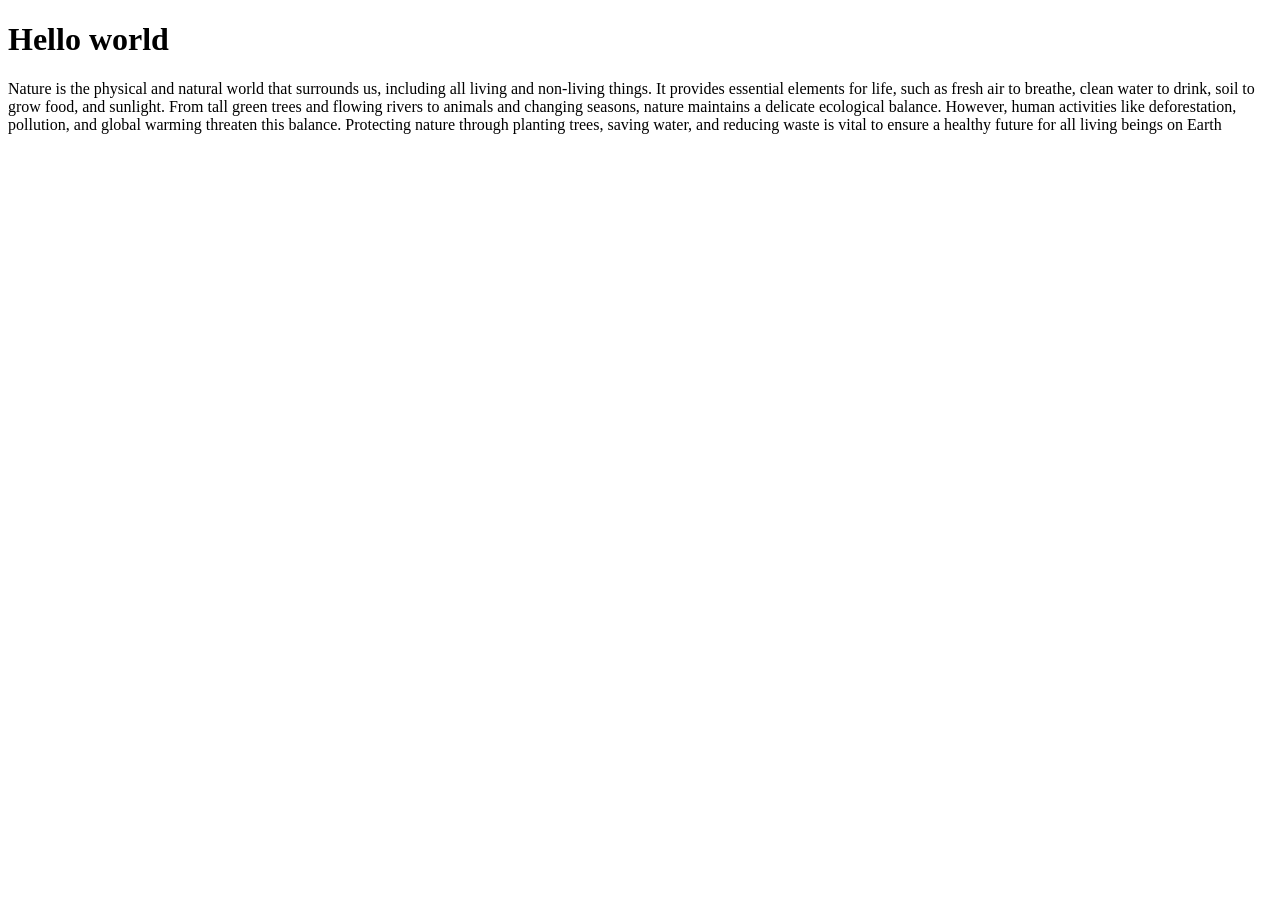
<file: Day5/Text.html>
<!DOCTYPE html>
<html lang="en">
<head>
    <meta charset="UTF-8">
    <meta name="viewport" content="width=device-width, initial-scale=1.0">
    <title>Document</title>
</head>
<body>
    <h1>
        Hello world</h1>
        <p id="sweety"></p>
    <script src="Pro.js"></script>
    
</body>
</html>
</file>
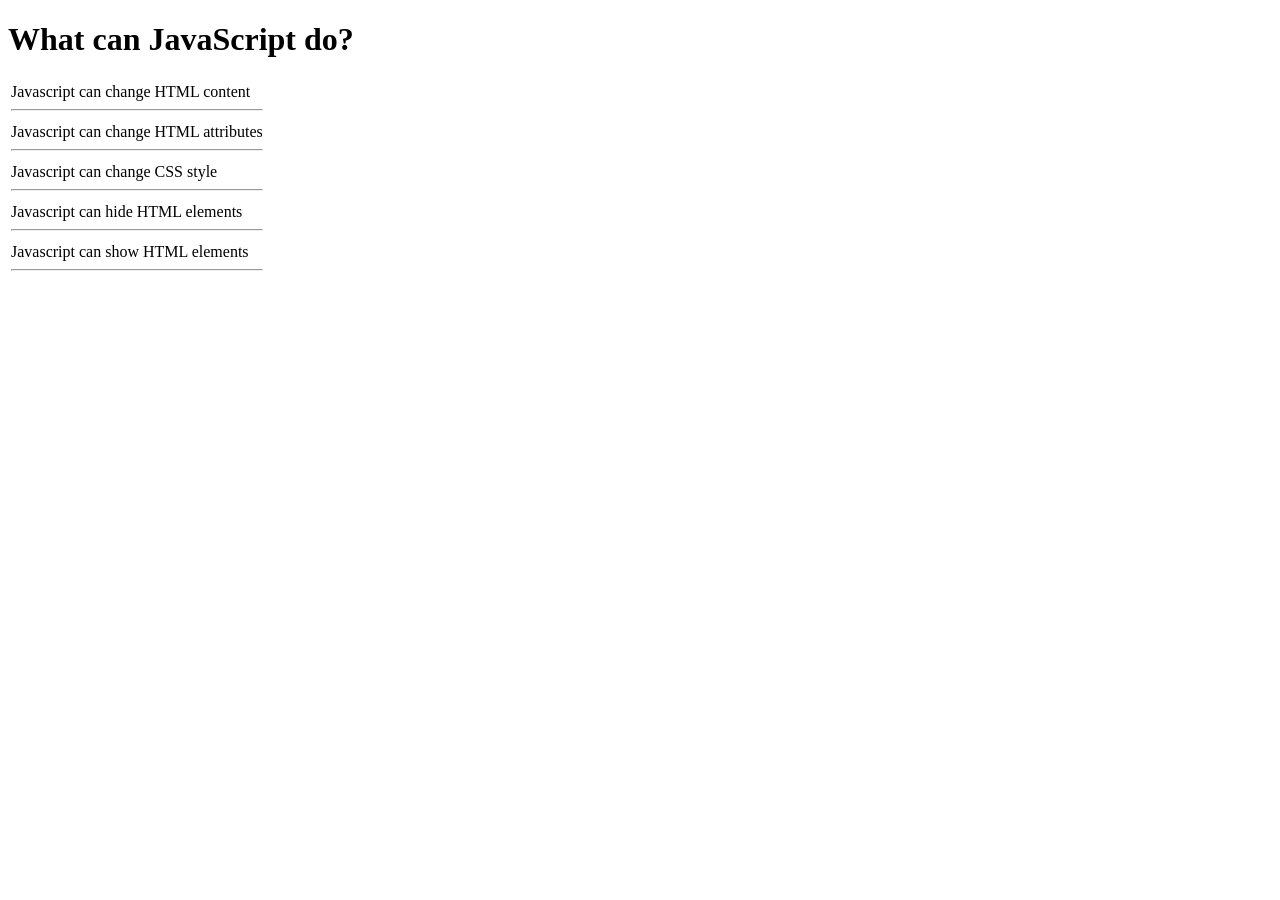
<file: HTML/Secondpage.html>
<!DOCTYPE html>
<html lang="en">
<head>
    <meta charset="UTF-8">
    <meta name="viewport" content="width=device-width, initial-scale=1.0">
    <title>w3 schools</title>
</head>
<body>
    <h1>What can JavaScript do?</h1>
    <table>
        <tr><td>Javascript can change HTML content<hr></td></tr>
        <tr><td>Javascript can change HTML attributes<hr></td></tr>
        <tr><td>Javascript can change CSS style<hr></td></tr>
        <tr><td>Javascript can hide HTML elements<hr></td></tr>
        <tr><td>Javascript can show HTML elements<hr></td></tr>
    </table>
</body>
</html>
</file>
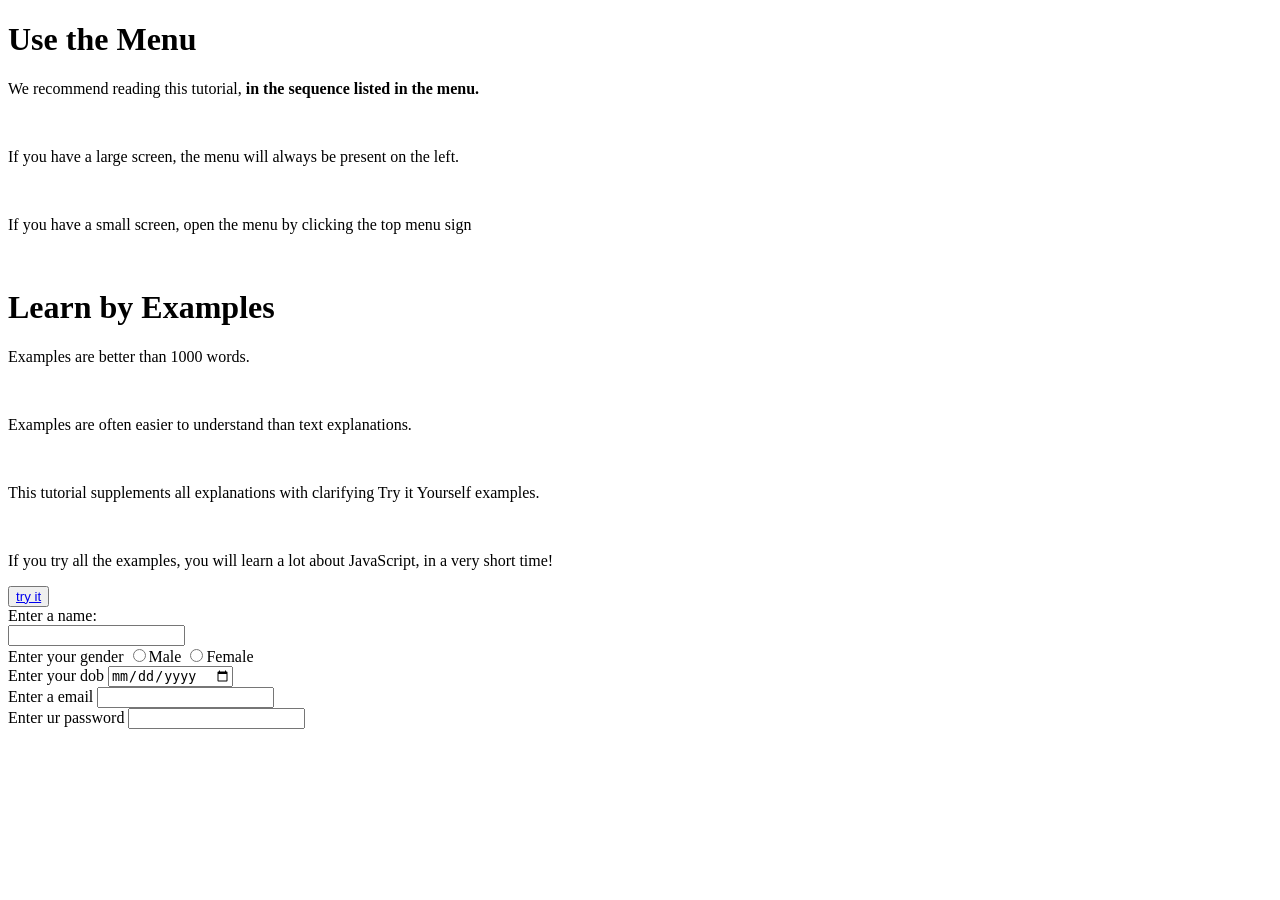
<file: HTML/text.html>
<!DOCTYPE html>
<html lang="en">
<head>
    <meta charset="UTF-8">
    <meta name="viewport" content="width=device-width, initial-scale=1.0">
    <title>w3 schools</title>
</head>
<body>
    <h1>Use the Menu</h1>
    <p>We recommend reading this tutorial, <b>in the sequence listed in the menu.</b></p><br>
    <p>If you have a large screen, the menu will always be present on the left.</p><br>
    <p>If you have a small screen, open the menu by clicking the top menu sign</p><br>
    <h1>Learn by Examples</h1>
    <p>Examples are better than 1000 words.</p><br>
    <p>Examples are often easier to understand than text explanations.</p><br>
    <p>This tutorial supplements all explanations with clarifying Try it Yourself examples.</p><br>
    <div>
        <p>If you try all the examples, you will learn a lot about JavaScript, in a very short time!</p>
        <button><a href="Secondpage.html">try it</a></button>
    </div>
    <form>
        <div>
            <label>Enter a name:</label><br>
            <input type="number"><br>
            <label>Enter your gender</label>
            <input type="radio">Male
            <input type="radio">Female<br>
            <label>Enter your dob</label>
            <input type="date"><br>
            <label>Enter a email</label>
            <input type="email"><br>
            <label>Enter ur password</label>
            <input type="password"><br>
            
        </div>
    </form>
</body>
</html>
</file>
<file: Billing generator/style.css>
* {
    margin: 0;
    padding: 0;
    box-sizing: border-box;
}


body {
    font-family: Arial, Helvetica, sans-serif;

    min-height: 100vh;

    background:
        linear-gradient(
            135deg,
            #eef2ff,
            #f8faff,
            #e0f2fe
        );

    padding: 40px 20px;

    color: #1e293b;
}


/* MAIN CONTAINER */

.container {
    max-width: 1100px;
    margin: auto;
}


/* HEADER */

.header {
    background: linear-gradient(
        135deg,
        #4f46e5,
        #6366f1,
        #7c3aed
    );

    color: white;

    padding: 35px;

    border-radius: 22px;

    display: flex;

    justify-content: space-between;

    align-items: center;

    margin-bottom: 25px;

    box-shadow:
        0 15px 35px rgba(79, 70, 229, 0.25);
}


.small-title {
    font-size: 12px;

    letter-spacing: 3px;

    opacity: 0.8;

    margin-bottom: 8px;
}


.header h1 {
    font-size: 36px;

    margin-bottom: 8px;
}


.subtitle {
    opacity: 0.85;

    font-size: 15px;
}


.invoice-icon {
    width: 70px;
    height: 70px;

    background: rgba(255, 255, 255, 0.18);

    border-radius: 18px;

    display: flex;

    align-items: center;

    justify-content: center;

    font-size: 35px;
}


/* INPUT CARD */

.input-card,
.bill-card {

    background: white;

    border-radius: 20px;

    padding: 28px;

    margin-bottom: 25px;

    box-shadow:
        0 10px 30px rgba(15, 23, 42, 0.08);

    border: 1px solid #e2e8f0;
}


.input-card h2,
.bill-card h2 {
    font-size: 21px;

    margin-bottom: 20px;
}


.input-grid {

    display: grid;

    grid-template-columns:
        repeat(3, 1fr);

    gap: 18px;

    margin-bottom: 20px;
}


.input-box {

    display: flex;

    flex-direction: column;

    gap: 8px;
}


.input-box label {

    font-size: 13px;

    font-weight: bold;

    color: #475569;
}


.input-box input {

    width: 100%;

    padding: 13px 15px;

    border: 1px solid #cbd5e1;

    border-radius: 10px;

    font-size: 14px;

    outline: none;

    transition: 0.3s;
}


.input-box input:focus {

    border-color: #6366f1;

    box-shadow:
        0 0 0 3px rgba(99, 102, 241, 0.12);
}


/* ADD BUTTON */

.add-btn {

    background:
        linear-gradient(
            135deg,
            #4f46e5,
            #7c3aed
        );

    color: white;

    border: none;

    padding: 13px 25px;

    border-radius: 10px;

    font-size: 14px;

    font-weight: bold;

    cursor: pointer;

    transition: 0.3s;
}


.add-btn:hover {

    transform: translateY(-2px);

    box-shadow:
        0 8px 20px rgba(79, 70, 229, 0.25);
}


/* BILL HEADER */

.bill-header {

    display: flex;

    justify-content: space-between;

    align-items: center;

    margin-bottom: 20px;
}


.bill-header p {

    color: #64748b;

    font-size: 13px;
}


.bill-number {

    background: #eef2ff;

    color: #4f46e5;

    padding: 9px 14px;

    border-radius: 8px;

    font-size: 12px;

    font-weight: bold;
}


/* TABLE */

.table-container {

    width: 100%;

    overflow-x: auto;
}


table {

    width: 100%;

    border-collapse: collapse;

    min-width: 750px;
}


thead {

    background: #f8fafc;
}


th {

    padding: 14px;

    text-align: left;

    font-size: 12px;

    text-transform: uppercase;

    color: #64748b;

    border-bottom: 1px solid #e2e8f0;
}


td {

    padding: 16px 14px;

    border-bottom: 1px solid #f1f5f9;

    font-size: 14px;
}


/* MATCH */

.match {

    display: inline-block;

    padding: 6px 12px;

    background: #dcfce7;

    color: #15803d;

    border-radius: 20px;

    font-size: 11px;

    font-weight: bold;
}


/* MISMATCH */

.mismatch {

    display: inline-block;

    padding: 6px 12px;

    background: #fee2e2;

    color: #dc2626;

    border-radius: 20px;

    font-size: 11px;

    font-weight: bold;
}


/* EMPTY */

.empty {

    padding: 50px 20px;

    text-align: center;

    color: #94a3b8;
}


.empty-icon {

    font-size: 40px;

    margin-bottom: 10px;
}


.empty h3 {

    color: #475569;

    margin-bottom: 5px;
}


.empty p {

    font-size: 13px;
}


/* TOTAL */

.total-section {

    display: flex;

    justify-content: flex-end;

    margin-top: 25px;

    padding-top: 20px;

    border-top: 1px solid #e2e8f0;
}


.total-label {

    display: flex;

    align-items: center;

    gap: 30px;
}


.total-label span {

    color: #64748b;

    font-size: 15px;
}


.total-label strong {

    font-size: 28px;

    color: #4f46e5;
}


/* ACTIONS */

.actions {

    display: flex;

    justify-content: flex-end;

    gap: 12px;

    margin-top: 25px;
}


.clear-btn,
.print-btn {

    padding: 11px 18px;

    border-radius: 9px;

    cursor: pointer;

    font-weight: bold;

    font-size: 13px;
}


.clear-btn {

    background: #f1f5f9;

    color: #475569;

    border: 1px solid #cbd5e1;
}


.print-btn {

    background: #0f172a;

    color: white;

    border: none;
}


.clear-btn:hover,
.print-btn:hover {

    transform: translateY(-1px);
}


/* FOOTER */

.footer {

    text-align: center;

    color: #64748b;

    font-size: 12px;

    padding: 10px;
}


/* RESPONSIVE */

@media (max-width: 750px) {

    body {
        padding: 20px 12px;
    }


    .header {

        padding: 25px;

        border-radius: 16px;
    }


    .header h1 {

        font-size: 28px;
    }


    .invoice-icon {

        width: 55px;
        height: 55px;

        font-size: 27px;
    }


    .input-grid {

        grid-template-columns: 1fr;
    }


    .input-card,
    .bill-card {

        padding: 20px;
    }


    .bill-header {

        align-items: flex-start;

        gap: 10px;

        flex-direction: column;
    }


    .total-label {

        width: 100%;

        justify-content: space-between;
    }


    .actions {

        justify-content: stretch;

        flex-direction: column;
    }


    .clear-btn,
    .print-btn {

        width: 100%;
    }

}
/* PRINT BILL */

@media print {

    body {
        background: white;
        padding: 0;
    }

    .container {
        max-width: 100%;
        width: 100%;
    }

    /* Hide input section */
    .input-card {
        display: none;
    }

    /* Hide footer */
    .footer {
        display: none;
    }

    /* Hide action buttons */
    .actions {
        display: none;
    }

    /* Remove card shadow */
    .bill-card {
        box-shadow: none;
        border: none;
        margin: 0;
        padding: 20px;
    }

    /* Make bill header look clean */
    .bill-header {
        margin-bottom: 25px;
    }

    table {
        width: 100%;
        border-collapse: collapse;
    }

    th,
    td {
        border: 1px solid #999;
        padding: 10px;
    }

    .match {
        color: green;
        background: white;
        border: none;
    }

    .mismatch {
        color: red;
        background: white;
        border: none;
    }

    .total-section {
        margin-top: 30px;
    }

    /* Hide mismatch rows from printed bill */
    tr:has(.mismatch) {
        display: none;
    }
}
</file>
<file: BMI CALCULATOR/style.css>
body{
    background-color: hsla(181, 52%, 61%, 0.896);
    font-family: 'Segoe UI', Tahoma, Geneva, Verdana, sans-serif;
    text-align: center;
    margin-bottom: 50px;
}
h2{
    text-align: center;
    text-decoration: underline;
    rotate: 0deg;
    move: 2.2s;
}
.box{
    width: 600px;
    height: 300px;
    margin: 0 auto;
    padding: 10px;
    border: 3px solid black;
    border-radius: 5px;
}
button{
    background-color: rgba(245, 167, 215, 0.8);
    border: 3px solid black;
    border-radius: 5px;
    padding: 10px 20px;
    cursor: pointer;
}
input{
    width: 300px;
    padding: 10px;
    margin: 10px 0;
    border: 3px solid hsl(60, 20%, 11%);
    border-radius: 5px;
}
#result{
    margin-top: 20px;
    font-size: 18px;
    font-family: 'Segoe UI', Tahoma, Geneva, Verdana, sans-serif;
}
</file>
<file: Student Management System/style.css>
@import url('https://fonts.googleapis.com/css2?family=Inter:wght@400;500;600;700&display=swap');


* {
    margin: 0;
    padding: 0;
    box-sizing: border-box;
}


body {

    font-family: "Inter", sans-serif;

    background: #f5f7fb;

    color: #20242c;

    min-height: 100vh;
}


.page {

    max-width: 1400px;

    margin: auto;

    padding: 40px 35px;
}


/* HEADER */

.header {

    margin-bottom: 35px;
}

.header h1 {

    font-size: 32px;

    font-weight: 700;

    letter-spacing: -0.8px;

    color: #171a21;
}

.header p {

    margin-top: 7px;

    color: #737985;

    font-size: 14px;
}

.header-line {

    width: 55px;

    height: 4px;

    background: #3157d5;

    margin-top: 18px;

    border-radius: 10px;
}


/* CARDS */

.form-card,
.records-card {

    background: #ffffff;

    border: 1px solid #e5e8ef;

    border-radius: 14px;

    padding: 30px;

    box-shadow:
        0 5px 20px
        rgba(20, 30, 50, 0.04);

    margin-bottom: 25px;
}


/* SECTION TITLE */

.section-title {

    margin-bottom: 25px;

    padding-bottom: 20px;

    border-bottom: 1px solid #edf0f4;
}

.section-title h2,
.records-header h2 {

    font-size: 20px;

    font-weight: 600;

    color: #20242c;
}

.section-title p,
.records-header p {

    color: #858b96;

    font-size: 13px;

    margin-top: 5px;
}


/* FORM */

.form-grid {

    display: grid;

    grid-template-columns:
        repeat(2, 1fr);

    gap: 20px 24px;
}


.field {

    display: flex;

    flex-direction: column;
}


.field label {

    font-size: 13px;

    font-weight: 600;

    color: #4d5360;

    margin-bottom: 8px;
}


input,
select,
textarea {

    width: 100%;

    padding: 12px 13px;

    border: 1px solid #dfe3e9;

    background: #fafbfc;

    border-radius: 7px;

    font-family: inherit;

    font-size: 13px;

    color: #272b33;

    outline: none;

    transition: all 0.2s ease;
}


input:hover,
select:hover,
textarea:hover {

    border-color: #c8cdd6;
}


input:focus,
select:focus,
textarea:focus {

    background: #ffffff;

    border-color: #3157d5;

    box-shadow:
        0 0 0 3px
        rgba(49, 87, 213, 0.08);
}


input::placeholder,
textarea::placeholder {

    color: #a4a9b2;
}


textarea {

    min-height: 90px;

    resize: vertical;
}


.address-field {

    margin-top: 22px;
}


/* BUTTONS */

.form-actions {

    display: flex;

    justify-content: flex-end;

    gap: 10px;

    margin-top: 25px;

    padding-top: 20px;

    border-top: 1px solid #edf0f4;
}


.form-actions button {

    border: none;

    border-radius: 7px;

    padding: 11px 22px;

    font-family: inherit;

    font-size: 13px;

    font-weight: 600;

    cursor: pointer;

    transition: 0.2s;
}


.primary-btn {

    background: #3157d5;

    color: white;
}


.primary-btn:hover {

    background: #2748b8;

    transform: translateY(-1px);
}


.secondary-btn {

    background: #eef0f4;

    color: #555b66;
}


.secondary-btn:hover {

    background: #e1e4e9;
}


/* RECORD HEADER */

.records-header {

    display: flex;

    justify-content: space-between;

    align-items: center;

    gap: 25px;

    padding-bottom: 22px;
}


.search-box {

    width: 310px;

    background: #ffffff;
}


/* TABLE */

.table-wrapper {

    overflow-x: auto;

    border: 1px solid #e7e9ee;

    border-radius: 9px;
}


table {

    width: 100%;

    border-collapse: collapse;

    min-width: 1050px;
}


thead {

    background: #f7f8fa;
}


th {

    padding: 13px 15px;

    text-align: left;

    font-size: 11px;

    text-transform: uppercase;

    letter-spacing: 0.5px;

    color: #737985;

    font-weight: 600;

    border-bottom: 1px solid #e2e5ea;
}


td {

    padding: 14px 15px;

    font-size: 13px;

    color: #464b55;

    border-bottom: 1px solid #eef0f3;

    white-space: nowrap;
}


tbody tr {

    transition: background 0.2s;
}


tbody tr:hover {

    background: #fafbfe;
}


tbody tr:last-child td {

    border-bottom: none;
}


/* ACTION BUTTONS */

.edit-btn,
.delete-btn {

    border: none;

    padding: 7px 12px;

    border-radius: 5px;

    font-family: inherit;

    font-size: 11px;

    font-weight: 600;

    cursor: pointer;

    margin-right: 5px;

    transition: 0.2s;
}


.edit-btn {

    background: #eef2ff;

    color: #3157d5;
}


.edit-btn:hover {

    background: #dfe6ff;
}


.delete-btn {

    background: #fff0f0;

    color: #d53a3a;
}


.delete-btn:hover {

    background: #ffe0e0;
}


/* NO DATA */

.no-data {

    text-align: center;

    padding: 30px;

    color: #9298a3;

    font-size: 13px;
}


/* FOOTER */

footer {

    text-align: center;

    color: #9298a3;

    font-size: 12px;

    padding: 10px;
}


/* RESPONSIVE */

@media (max-width: 800px) {

    .page {

        padding: 25px 15px;
    }

    .form-grid {

        grid-template-columns: 1fr;
    }

    .records-header {

        flex-direction: column;

        align-items: stretch;
    }

    .search-box {

        width: 100%;
    }

    .form-actions {

        justify-content: stretch;
    }

    .form-actions button {

        flex: 1;
    }

    .header h1 {

        font-size: 26px;
    }
}
</file>
<file: TeaCoffeeWebsite/style.css>
/* ================= GENERAL ================= */

:root {
    --coffee: #3b2418;
    --dark: #17120f;
    --cream: #f6f0e8;
    --light: #fbf8f3;
    --gold: #c49a62;
    --text: #5f554d;
    --white: #ffffff;
}

* {
    margin: 0;
    padding: 0;
    box-sizing: border-box;
}

html {
    scroll-behavior: smooth;
}

body {
    font-family: "Montserrat", sans-serif;
    color: var(--text);
    background: var(--light);
}

a {
    text-decoration: none;
}

.section-label {
    color: var(--gold);
    font-size: 13px;
    font-weight: 700;
    letter-spacing: 3px;
    margin-bottom: 15px;
}

.section-title {
    font-family: "DM Serif Display", serif;
    font-size: 50px;
    line-height: 1.1;
    color: var(--dark);
    margin-bottom: 25px;
}

.section-title span {
    color: var(--gold);
}


/* ================= NAVBAR ================= */

.brew-navbar {
    padding: 18px 0;
    transition: 0.3s;
    background: rgba(20, 15, 12, 0.88);
    backdrop-filter: blur(12px);
}

.navbar-brand {
    color: white !important;
    font-size: 21px;
    font-weight: 700;
    letter-spacing: 3px;
    display: flex;
    align-items: center;
    gap: 10px;
}

.brand-icon {
    width: 35px;
    height: 35px;
    border: 1px solid var(--gold);
    color: var(--gold);
    border-radius: 50%;
    display: flex;
    justify-content: center;
    align-items: center;
    font-family: "DM Serif Display", serif;
    font-size: 20px;
}

.nav-link {
    color: rgba(255, 255, 255, 0.8) !important;
    font-size: 13px;
    font-weight: 600;
    margin: 0 8px;
    transition: 0.3s;
}

.nav-link:hover,
.nav-link.active {
    color: var(--gold) !important;
}

.nav-order-btn {
    color: white;
    border: 1px solid var(--gold);
    padding: 10px 18px;
    font-size: 12px;
    font-weight: 600;
    letter-spacing: 1px;
    transition: 0.3s;
}

.nav-order-btn:hover {
    background: var(--gold);
    color: var(--dark);
}

.navbar-toggler {
    border: 1px solid var(--gold);
}

.navbar-toggler-icon {
    filter: invert(1);
}


/* ================= HERO ================= */

.hero-section {
    min-height: 100vh;
    position: relative;
    background:
        linear-gradient(rgba(20, 12, 8, 0.58), rgba(20, 12, 8, 0.78)),
        url("https://images.unsplash.com/photo-1495474472287-4d71bcdd2085?auto=format&fit=crop&w=1800&q=85")
        center/cover;
    display: flex;
    align-items: center;
    color: white;
}

.hero-content {
    position: relative;
    z-index: 2;
    padding-top: 60px;
}

.hero-small {
    color: var(--gold);
    font-size: 13px;
    font-weight: 700;
    letter-spacing: 4px;
    margin-bottom: 20px;
}

.hero-section h1 {
    font-family: "DM Serif Display", serif;
    font-size: clamp(60px, 8vw, 105px);
    line-height: 0.95;
    max-width: 850px;
    margin-bottom: 30px;
}

.hero-section h1 span {
    color: var(--gold);
    font-style: italic;
}

.hero-text {
    max-width: 580px;
    line-height: 1.9;
    color: rgba(255, 255, 255, 0.78);
    font-size: 15px;
}

.hero-buttons {
    margin-top: 35px;
    display: flex;
    gap: 15px;
    flex-wrap: wrap;
}

.btn-main {
    background: var(--gold);
    color: var(--dark);
    padding: 15px 25px;
    font-size: 13px;
    font-weight: 700;
    transition: 0.3s;
}

.btn-main:hover {
    background: white;
    color: var(--dark);
}

.btn-outline {
    border: 1px solid rgba(255,255,255,0.6);
    color: white;
    padding: 14px 25px;
    font-size: 13px;
    font-weight: 600;
}

.btn-outline:hover {
    background: white;
    color: var(--dark);
}

.scroll-text {
    position: absolute;
    right: 35px;
    bottom: 35px;
    writing-mode: vertical-rl;
    font-size: 10px;
    letter-spacing: 3px;
    color: rgba(255,255,255,0.65);
}


/* ================= INTRO ================= */

.intro-section {
    padding: 80px 0;
    background: var(--cream);
}

.intro-card {
    padding: 25px;
}

.intro-card i {
    font-size: 30px;
    color: var(--gold);
}

.intro-card h5 {
    color: var(--dark);
    margin-top: 18px;
    font-weight: 700;
}

.intro-card p {
    font-size: 13px;
    line-height: 1.8;
}


/* ================= ABOUT ================= */

.about-section {
    padding: 120px 0;
    background: var(--light);
}

.about-image-box {
    position: relative;
    padding: 0 30px 30px 0;
}

.about-image {
    height: 560px;
    background:
        url("https://images.unsplash.com/photo-1512568400610-62da28bc8a13?auto=format&fit=crop&w=1000&q=85")
        center/cover;
}

.about-image-box::after {
    content: "";
    position: absolute;
    width: 85%;
    height: 85%;
    border: 1px solid var(--gold);
    left: -15px;
    bottom: 0;
    z-index: 0;
}

.about-image {
    position: relative;
    z-index: 1;
}

.experience-box {
    position: absolute;
    right: 0;
    bottom: 0;
    z-index: 2;
    background: var(--coffee);
    color: white;
    padding: 25px 30px;
    display: flex;
    align-items: center;
    gap: 15px;
}

.experience-box strong {
    font-family: "DM Serif Display", serif;
    font-size: 45px;
    color: var(--gold);
}

.experience-box span {
    font-size: 11px;
    line-height: 1.5;
}

.about-text {
    font-size: 14px;
    line-height: 1.9;
    margin-bottom: 18px;
}

.about-points {
    margin: 25px 0;
}

.about-points div {
    margin-bottom: 12px;
    font-size: 13px;
    font-weight: 600;
}

.about-points i {
    color: var(--gold);
    margin-right: 10px;
}

.dark-btn {
    display: inline-block;
    background: var(--dark);
    color: white;
    padding: 14px 24px;
    font-size: 12px;
    font-weight: 700;
    transition: 0.3s;
}

.dark-btn:hover {
    background: var(--gold);
    color: var(--dark);
}


/* ================= PRODUCTS ================= */

.products-section {
    padding: 120px 0;
    background: var(--cream);
}

.section-heading {
    margin-bottom: 35px;
}

.section-heading > p:last-child {
    font-size: 14px;
}

.filter-buttons {
    margin-bottom: 45px;
}

.filter-btn {
    border: none;
    background: transparent;
    padding: 10px 25px;
    margin: 4px;
    color: var(--text);
    font-size: 12px;
    font-weight: 700;
    letter-spacing: 1px;
    border-bottom: 2px solid transparent;
    transition: 0.3s;
}

.filter-btn:hover,
.filter-btn.active {
    color: var(--coffee);
    border-bottom-color: var(--gold);
}

.product-card {
    background: white;
    height: 100%;
    transition: 0.4s;
    overflow: hidden;
}

.product-card:hover {
    transform: translateY(-8px);
    box-shadow: 0 20px 50px rgba(40,25,15,0.12);
}

.product-image {
    height: 300px;
    position: relative;
    background-position: center;
    background-size: cover;
}

.tea-one {
    background-image:
        url("https://images.unsplash.com/photo-1544787219-7f47ccb76574?auto=format&fit=crop&w=900&q=80");
}

.tea-two {
    background-image:
        url("https://images.unsplash.com/photo-1556679343-c7306c1976bc?auto=format&fit=crop&w=900&q=80");
}

.tea-three {
    background-image:
        url("https://images.unsplash.com/photo-1594631252845-29fc4cc8cde9?auto=format&fit=crop&w=900&q=80");
}

.coffee-one {
    background-image:
        url("https://images.unsplash.com/photo-1514432324607-a09d9b4aefdd?auto=format&fit=crop&w=900&q=80");
}

.coffee-two {
    background-image:
        url("https://images.unsplash.com/photo-1534778101976-62847782c213?auto=format&fit=crop&w=900&q=80");
}

.coffee-three {
    background-image:
        url("https://images.unsplash.com/photo-1498804103079-a6351b050096?auto=format&fit=crop&w=900&q=80");
}

.product-tag {
    position: absolute;
    top: 18px;
    left: 18px;
    background: white;
    color: var(--coffee);
    padding: 7px 12px;
    font-size: 9px;
    font-weight: 700;
    letter-spacing: 2px;
}

.product-info {
    padding: 25px;
}

.product-info > p {
    color: var(--gold);
    font-size: 9px;
    letter-spacing: 2px;
    font-weight: 700;
}

.product-info h4 {
    color: var(--dark);
    font-family: "DM Serif Display", serif;
    font-size: 25px;
}

.product-description {
    font-size: 12px;
    line-height: 1.7;
    display: block;
    min-height: 42px;
}

.product-bottom {
    border-top: 1px solid #eee;
    margin-top: 20px;
    padding-top: 18px;
    display: flex;
    justify-content: space-between;
    align-items: center;
}

.product-bottom strong {
    color: var(--coffee);
}

.add-btn {
    border: none;
    background: var(--dark);
    color: white;
    width: 35px;
    height: 35px;
    border-radius: 50%;
    transition: 0.3s;
}

.add-btn:hover {
    background: var(--gold);
    color: var(--dark);
}


/* ================= QUOTE ================= */

.quote-section {
    padding: 110px 0;
    background:
        linear-gradient(rgba(35,22,15,0.88), rgba(35,22,15,0.88)),
        url("https://images.unsplash.com/photo-1447933601403-0c6688de566e?auto=format&fit=crop&w=1800&q=80")
        center/cover fixed;
    text-align: center;
    color: white;
}

.quote-content {
    max-width: 750px;
    margin: auto;
}

.quote-content > i {
    font-size: 50px;
    color: var(--gold);
}

.quote-content h2 {
    font-family: "DM Serif Display", serif;
    font-size: 55px;
    margin: 20px 0;
}

.quote-content h2 span {
    color: var(--gold);
}

.quote-content p {
    color: rgba(255,255,255,0.7);
}


/* ================= CONTACT ================= */

.contact-section {
    padding: 120px 0;
    background: var(--light);
}

.contact-description {
    font-size: 14px;
    line-height: 1.8;
    max-width: 450px;
    margin-bottom: 35px;
}

.contact-detail {
    display: flex;
    align-items: center;
    gap: 15px;
    margin-bottom: 25px;
}

.contact-icon {
    width: 48px;
    height: 48px;
    border: 1px solid #ddd;
    display: flex;
    justify-content: center;
    align-items: center;
    color: var(--gold);
    font-size: 20px;
}

.contact-detail small {
    font-size: 9px;
    letter-spacing: 2px;
    color: var(--gold);
    font-weight: 700;
}

.contact-detail p {
    margin: 4px 0 0;
    font-size: 13px;
}

.contact-form {
    background: white;
    padding: 45px;
    box-shadow: 0 15px 50px rgba(30,20,10,0.07);
}

.contact-form h4 {
    color: var(--dark);
    font-family: "DM Serif Display", serif;
    font-size: 30px;
    margin-bottom: 25px;
}

.form-control {
    border: 1px solid #e5e0da;
    border-radius: 0;
    padding: 14px;
    font-size: 12px;
    background: #fcfaf7;
}

.form-control:focus {
    border-color: var(--gold);
    box-shadow: none;
}

.send-btn {
    border: none;
    background: var(--dark);
    color: white;
    padding: 14px 25px;
    font-size: 12px;
    font-weight: 700;
    transition: 0.3s;
}

.send-btn:hover {
    background: var(--gold);
    color: var(--dark);
}


/* ================= FOOTER ================= */

.footer {
    background: var(--dark);
    color: rgba(255,255,255,0.65);
    padding: 75px 0 25px;
}

.footer-brand {
    color: white;
    font-size: 25px;
    font-weight: 700;
    letter-spacing: 4px;
}

.footer p {
    font-size: 12px;
    line-height: 1.8;
    max-width: 350px;
    margin-top: 18px;
}

.footer h6 {
    color: var(--gold);
    font-size: 10px;
    letter-spacing: 2px;
    margin-bottom: 20px;
}

.footer a:not(.footer-brand) {
    display: block;
    color: rgba(255,255,255,0.65);
    font-size: 12px;
    margin-bottom: 12px;
    transition: 0.3s;
}

.footer a:not(.footer-brand):hover {
    color: var(--gold);
}

.social-links {
    display: flex;
    gap: 10px;
    margin-top: 20px;
}

.social-links a {
    width: 35px;
    height: 35px;
    border: 1px solid rgba(255,255,255,0.2);
    display: flex !important;
    justify-content: center;
    align-items: center;
    margin: 0 !important;
}

.hours {
    margin-top: 0 !important;
}

.footer-bottom {
    border-top: 1px solid rgba(255,255,255,0.1);
    margin-top: 50px;
    padding-top: 20px;
    display: flex;
    justify-content: space-between;
    gap: 20px;
}

.footer-bottom p {
    margin: 0;
}


/* ================= RESPONSIVE ================= */

@media (max-width: 991px) {

    .nav-order-btn {
        display: inline-block;
        margin-top: 10px;
    }

    .section-title {
        font-size: 42px;
    }

    .hero-section h1 {
        font-size: 70px;
    }

}

@media (max-width: 767px) {

    .hero-section {
        min-height: 90vh;
    }

    .hero-section h1 {
        font-size: 55px;
    }

    .scroll-text {
        display: none;
    }

    .about-section,
    .products-section,
    .contact-section {
        padding: 80px 0;
    }

    .about-image {
        height: 400px;
    }

    .quote-content h2 {
        font-size: 40px;
    }

    .contact-form {
        padding: 30px 20px;
    }

    .footer-bottom {
        flex-direction: column;
    }

}

@media (max-width: 480px) {

    .hero-section h1 {
        font-size: 46px;
    }

    .section-title {
        font-size: 36px;
    }

    .experience-box {
        padding: 15px;
    }

    .experience-box strong {
        font-size: 35px;
    }

}
</file>
<file: sowndarya-portfolio/sowndarya-portfolio/style.css>
/* =========================================
   GLOBAL
========================================= */

* {
    margin: 0;
    padding: 0;
    box-sizing: border-box;
}

html {
    scroll-behavior: smooth;
}

body {
    font-family: "Inter", sans-serif;
    background: #065151;
    color: #ffffff;
    line-height: 1.6;
    overflow-x: hidden;
}

a {
    text-decoration: none;
    color: inherit;
}

ul {
    list-style: none;
}


/* =========================================
   VARIABLES
========================================= */

:root {

    --bg: #07070d;
    --bg-light: #0d0d16;

    --card: rgba(255, 255, 255, 0.055);

    --border: rgba(255, 255, 255, 0.1);

    --text: #ffffff;

    --muted: #a7a7b5;

    --purple: #8b5cf6;

    --pink: #ec4899;

    --blue: #3b82f6;

    --cyan: #22d3ee;

    --gradient:
        linear-gradient(
            135deg,
            #8b5cf6,
            #ec4899
        );

    --max-width: 1180px;
}


/* =========================================
   BACKGROUND
========================================= */

.background {
    position: fixed;
    inset: 0;

    overflow: hidden;

    pointer-events: none;

    z-index: -1;
}

.blob {
    position: absolute;

    width: 450px;
    height: 450px;

    border-radius: 50%;

    filter: blur(120px);

    opacity: 0.18;
}

.blob1 {
    background: #8b5cf6;

    top: -150px;
    left: -150px;
}

.blob2 {
    background: #ec4899;

    right: -150px;
    top: 30%;
}

.blob3 {
    background: #3b82f6;

    bottom: -200px;
    left: 35%;
}


/* =========================================
   NAVBAR
========================================= */

.navbar {

    position: fixed;

    top: 0;
    left: 0;

    width: 100%;

    z-index: 1000;

    background: #065151;

    backdrop-filter: blur(18px);

    border-bottom:
        1px solid rgba(255,255,255,0.06);

}

.nav-container {

    width: min(
        calc(100% - 40px),
        var(--max-width)
    );

    margin: auto;

    height: 80px;

    display: flex;

    align-items: center;

    justify-content: space-between;

}

.logo {

    width: 45px;
    height: 45px;

    border-radius: 14px;

    display: flex;

    align-items: center;
    justify-content: center;

    font-family: "Poppins";

    font-size: 20px;

    font-weight: 800;

    background: var(--gradient);

    box-shadow:
        0 10px 35px rgba(139,92,246,.3);

}

.logo span {
    color: white;
}

nav {

    display: flex;

    align-items: center;

    gap: 30px;
}

nav a {

    color: #bdbdc8;

    font-size: 13px;

    font-weight: 500;

    transition: .3s;

}

nav a:hover {

    color: white;

}

.nav-button {

    padding:
        10px 18px;

    border: 1px solid
        rgba(255,255,255,.15);

    border-radius: 10px;

    font-size: 13px;

    transition: .3s;

}

.nav-button:hover {

    background: white;

    color: black;

}


/* =========================================
   HERO
========================================= */

.hero {

    min-height: 100vh;

    display: flex;

    align-items: center;

    padding:
        140px 20px
        80px;

}

.hero-container {

    width: min(
        100%,
        var(--max-width)
    );

    margin: auto;

    display: grid;

    grid-template-columns:
        1.15fr .85fr;

    gap: 70px;

    align-items: center;

}

.small-title {

    color: var(--purple);

    font-size: 13px;

    font-weight: 700;

    letter-spacing: 3px;

    display: flex;

    align-items: center;

    gap: 10px;

}

.small-title span {

    width: 35px;

    height: 2px;

    background:
        var(--gradient);

}

.hero h1 {

    margin-top: 15px;

    font-family: "Poppins";

    font-size:
        clamp(48px, 7vw, 82px);

    line-height: 1.05;

    letter-spacing: -4px;

}

.hero h1 span {

    background:
        var(--gradient);

    -webkit-background-clip: text;

    background-clip: text;

    color: transparent;

}

.hero h2 {

    margin-top: 22px;

    font-size:
        clamp(22px, 3vw, 34px);

    line-height: 1.3;

    color: #d5d5de;

}

.gradient-text {

    background:
        linear-gradient(
            90deg,
            #8b5cf6,
            #ec4899,
            #22d3ee
        );

    -webkit-background-clip: text;

    background-clip: text;

    color: transparent;

}

.hero-description {

    margin-top: 25px;

    max-width: 650px;

    color: var(--muted);

    font-size: 16px;

    line-height: 1.9;

}

.hero-buttons {

    display: flex;

    gap: 15px;

    margin-top: 32px;

    flex-wrap: wrap;

}


/* =========================================
   BUTTONS
========================================= */

.primary-button,
.secondary-button {

    display: inline-flex;

    align-items: center;

    justify-content: center;

    gap: 10px;

    padding:
        14px 22px;

    border-radius: 12px;

    font-size: 14px;

    font-weight: 600;

    transition:
        transform .3s,
        box-shadow .3s,
        background .3s;

}

.primary-button {

    background:
        var(--gradient);

    box-shadow:
        0 12px 35px
        rgba(139,92,246,.25);

}

.primary-button:hover {

    transform:
        translateY(-4px);

    box-shadow:
        0 18px 45px
        rgba(139,92,246,.4);

}

.secondary-button {

    border:
        1px solid
        rgba(255,255,255,.12);

    background:
        rgba(255,255,255,.04);

}

.secondary-button:hover {

    transform:
        translateY(-4px);

    background:
        rgba(255,255,255,.1);

}


/* =========================================
   SOCIAL
========================================= */

.social-links {

    display: flex;

    gap: 10px;

    margin-top: 30px;

}

.social-links a {

    width: 42px;
    height: 42px;

    border-radius: 12px;

    border:
        1px solid
        var(--border);

    background:
        rgba(255,255,255,.04);

    display: flex;

    align-items: center;
    justify-content: center;

    color: #bdbdc8;

    transition: .3s;

}

.social-links a:hover {

    color: white;

    background:
        var(--gradient);

    border-color:
        transparent;

    transform:
        translateY(-4px);

}


/* =========================================
   HERO VISUAL
========================================= */

.hero-visual {

    min-height: 520px;

    position: relative;

    display: flex;

    align-items: center;

    justify-content: center;

}

.profile-card {

    position: relative;

    width: 320px;

    padding: 50px 35px;

    text-align: center;

    background:
        rgba(255,255,255,.06);

    border:
        1px solid
        rgba(255,255,255,.12);

    backdrop-filter:
        blur(25px);

    border-radius: 30px;

    box-shadow:
        0 30px 100px
        rgba(0,0,0,.35);

}

.profile-glow {

    position: absolute;

    width: 180px;
    height: 180px;

    border-radius: 50%;

    background:
        var(--gradient);

    filter:
        blur(70px);

    opacity: .45;

    top: 20px;
    left: 70px;

    z-index: -1;

}

.profile-circle {

    width: 155px;
    height: 155px;

    margin:
        0 auto 25px;

    border-radius: 50%;

    background:
        linear-gradient(
            145deg,
            #8b5cf6,
            #ec4899
        );

    display: flex;

    align-items: center;
    justify-content: center;

    box-shadow:
        0 0 70px
        rgba(139,92,246,.4);

}

.initials {

    font-family:
        "Poppins";

    font-size: 48px;

    font-weight: 800;

}

.profile-card h3 {

    font-family:
        "Poppins";

    font-size: 24px;

}

.profile-card p {

    color:
        var(--muted);

    margin-top: 5px;

}

.availability {

    display: inline-flex;

    align-items: center;

    gap: 8px;

    margin-top: 25px;

    padding:
        8px 13px;

    border-radius: 50px;

    background:
        rgba(34,211,238,.08);

    color:
        #67e8f9;

    font-size: 11px;

}

.availability span {

    width: 7px;
    height: 7px;

    border-radius: 50%;

    background:
        #22d3ee;

    box-shadow:
        0 0 10px #22d3ee;

}


/* =========================================
   FLOATING CARDS
========================================= */

.floating-card {

    position: absolute;

    display: flex;

    align-items: center;

    gap: 10px;

    padding:
        12px 16px;

    border-radius: 14px;

    background:
        rgba(20,20,30,.75);

    border:
        1px solid
        rgba(255,255,255,.1);

    backdrop-filter:
        blur(15px);

    box-shadow:
        0 15px 40px
        rgba(0,0,0,.25);

    animation:
        float 4s ease-in-out infinite;

}

.floating-card i {

    font-size: 22px;

}

.floating-card strong {

    display: block;

    font-size: 12px;

}

.floating-card small {

    display: block;

    color: var(--muted);

    font-size: 9px;

}

.card-python {

    top: 40px;
    left: 0;

}

.card-python i {
    color: #60a5fa;
}

.card-java {

    bottom: 75px;
    right: 0;

    animation-delay:
        1s;

}

.card-java i {
    color: #f97316;
}

.card-ai {

    top: 150px;
    right: -25px;

    animation-delay:
        2s;

}

.card-ai i {
    color: #c084fc;
}

@keyframes float {

    0%,
    100% {
        transform:
            translateY(0);
    }

    50% {
        transform:
            translateY(-15px);
    }

}


/* =========================================
   SECTION
========================================= */

.section {

    padding:
        110px 20px;

}

.dark-section {

    background:
        rgba(255,255,255,.018);

    border-top:
        1px solid rgba(255,255,255,.04);

    border-bottom:
        1px solid rgba(255,255,255,.04);

}

.section-heading {

    width:
        min(100%, var(--max-width));

    margin:
        0 auto 60px;

    display: flex;

    gap: 20px;

    align-items: flex-start;

}

.section-heading > span {

    color:
        var(--purple);

    font-family:
        "Poppins";

    font-weight:
        700;

    font-size:
        14px;

    padding-top: 5px;

}

.section-heading p {

    color:
        var(--purple);

    font-size:
        11px;

    letter-spacing:
        3px;

    font-weight:
        700;

}

.section-heading h2 {

    font-family:
        "Poppins";

    font-size:
        clamp(34px,5vw,50px);

    margin-top: 5px;

}


/* =========================================
   ABOUT
========================================= */

.about-grid {

    width:
        min(100%, var(--max-width));

    margin:
        auto;

    display:
        grid;

    grid-template-columns:
        1fr 1fr;

    gap: 70px;

}

.about-text {

    color:
        var(--muted);

}

.about-text p {

    margin-bottom:
        20px;

}

.about-text .intro {

    color:
        white;

    font-size:
        23px;

    line-height:
        1.5;

}

.about-text .primary-button {

    margin-top:
        15px;

}

.about-stats {

    display:
        grid;

    grid-template-columns:
        1fr 1fr;

    gap:
        15px;

}

.stat-card {

    padding:
        30px;

    border:
        1px solid
        var(--border);

    border-radius:
        20px;

    background:
        var(--card);

    transition:
        .3s;

}

.stat-card:hover {

    transform:
        translateY(-7px);

    border-color:
        rgba(139,92,246,.5);

}

.stat-card i {

    color:
        var(--purple);

    font-size:
        25px;

}

.stat-card h3 {

    font-family:
        "Poppins";

    font-size:
        35px;

    margin-top:
        15px;

}

.stat-card p {

    color:
        var(--muted);

    font-size:
        13px;

}


/* =========================================
   SKILLS
========================================= */

.skills-grid {

    width:
        min(100%, var(--max-width));

    margin:
        auto;

    display:
        grid;

    grid-template-columns:
        repeat(3, 1fr);

    gap:
        18px;

}

.skill-card {

    padding:
        30px;

    border:
        1px solid
        var(--border);

    border-radius:
        20px;

    background:
        rgba(255,255,255,.035);

    transition:
        .35s;

}

.skill-card:hover {

    transform:
        translateY(-8px);

    border-color:
        rgba(139,92,246,.45);

    background:
        rgba(139,92,246,.06);

}

.skill-icon {

    width:
        48px;

    height:
        48px;

    border-radius:
        14px;

    display:
        flex;

    align-items:
        center;

    justify-content:
        center;

    background:
        rgba(139,92,246,.12);

    color:
        #b794ff;

    font-size:
        20px;

}

.skill-card h3 {

    margin-top:
        22px;

    font-family:
        "Poppins";

}

.skill-card p {

    color:
        var(--muted);

    font-size:
        13px;

    margin-top:
        5px;

}

.skill-tags {

    display:
        flex;

    flex-wrap:
        wrap;

    gap:
        7px;

    margin-top:
        18px;

}

.skill-tags span,
.project-tech span,
.experience-tags span {

    padding:
        6px 9px;

    border-radius:
        7px;

    background:
        rgba(255,255,255,.06);

    color:
        #c8c8d2;

    font-size:
        10px;

}


/* =========================================
   TIMELINE
========================================= */

.timeline {

    width:
        min(100%, 900px);

    margin:
        auto;

    position:
        relative;

}

.timeline::before {

    content: "";

    position:
        absolute;

    left:
        9px;

    top:
        10px;

    bottom:
        10px;

    width:
        1px;

    background:
        linear-gradient(
            #8b5cf6,
            rgba(139,92,246,.05)
        );

}

.timeline-item {

    position:
        relative;

    padding-left:
        45px;

    margin-bottom:
        45px;

}

.timeline-dot {

    position:
        absolute;

    left:
        3px;

    top:
        5px;

    width:
        14px;

    height:
        14px;

    border-radius:
        50%;

    background:
        #8b5cf6;

    box-shadow:
        0 0 20px
        rgba(139,92,246,.8);

}

.timeline-content {

    padding:
        30px;

    border:
        1px solid
        var(--border);

    border-radius:
        20px;

    background:
        var(--card);

}

.experience-top {

    display:
        flex;

    justify-content:
        space-between;

    gap:
        20px;

}

.experience-type {

    color:
        #a78bfa;

    font-size:
        10px;

    letter-spacing:
        2px;

    font-weight:
        700;

}

.timeline-content h3 {

    font-family:
        "Poppins";

    font-size:
        22px;

    margin-top:
        5px;

}

.timeline-content h4 {

    color:
        #c084fc;

    font-size:
        14px;

    margin-top:
        3px;

}

.date {

    color:
        var(--muted);

    font-size:
        12px;

}

.location {

    color:
        var(--muted);

    font-size:
        12px;

    margin-top:
        15px;

}

.timeline-content ul {

    margin-top:
        20px;

}

.timeline-content li {

    color:
        #b5b5c0;

    font-size:
        13px;

    margin:
        10px 0;

    padding-left:
        20px;

    position:
        relative;

}

.timeline-content li::before {

    content:
        "▹";

    position:
        absolute;

    left:
        0;

    color:
        #a78bfa;

}

.experience-tags {

    display:
        flex;

    flex-wrap:
        wrap;

    gap:
        7px;

    margin-top:
        20px;

}


/* =========================================
   PROJECTS
========================================= */

.projects-grid {

    width:
        min(100%, var(--max-width));

    margin:
        auto;

    display:
        grid;

    grid-template-columns:
        repeat(2, 1fr);

    gap:
        20px;

}

.project-card {

    position:
        relative;

    padding:
        35px;

    border:
        1px solid
        var(--border);

    border-radius:
        24px;

    background:
        rgba(255,255,255,.035);

    overflow:
        hidden;

    transition:
        .4s;

}

.project-card:hover {

    transform:
        translateY(-8px);

    border-color:
        rgba(139,92,246,.5);

}

.project-card::after {

    content: "";

    position:
        absolute;

    width:
        150px;

    height:
        150px;

    border-radius:
        50%;

    background:
        #8b5cf6;

    filter:
        blur(100px);

    opacity:
        0;

    right:
        -70px;

    top:
        -70px;

    transition:
        .4s;

}

.project-card:hover::after {

    opacity:
        .18;

}

.project-number {

    position:
        absolute;

    right:
        25px;

    top:
        20px;

    color:
        rgba(255,255,255,.08);

    font-size:
        55px;

    font-weight:
        800;

}

.project-icon {

    width:
        55px;

    height:
        55px;

    border-radius:
        16px;

    display:
        flex;

    align-items:
        center;

    justify-content:
        center;

    background:
        var(--gradient);

    font-size:
        22px;

}

.project-category {

    display:
        block;

    margin-top:
        25px;

    color:
        #a78bfa;

    font-size:
        10px;

    letter-spacing:
        2px;

    font-weight:
        700;

}

.project-card h3 {

    font-family:
        "Poppins";

    font-size:
        24px;

    margin-top:
        8px;

}

.project-card p {

    color:
        var(--muted);

    font-size:
        13px;

    margin-top:
        12px;

}

.project-features {

    display:
        flex;

    flex-wrap:
        wrap;

    gap:
        10px;

    margin-top:
        20px;

}

.project-features span {

    color:
        #c7c7d0;

    font-size:
        11px;

    padding:
        7px 10px;

    border-radius:
        8px;

    background:
        rgba(255,255,255,.04);

}

.project-features i {

    color:
        #a78bfa;

}

.project-tech {

    display:
        flex;

    flex-wrap:
        wrap;

    gap:
        7px;

    margin-top:
        20px;

}

.project-link {

    display:
        inline-flex;

    align-items:
        center;

    gap:
        8px;

    margin-top:
        25px;

    color:
        white;

    font-size:
        12px;

    font-weight:
        600;

}

.project-link i {

    color:
        #a78bfa;

    transition:
        .3s;

}

.project-link:hover i {

    transform:
        translate(3px,-3px);

}


/* =========================================
   EDUCATION
========================================= */

.education-grid {

    width:
        min(100%, var(--max-width));

    margin:
        auto;

    display:
        grid;

    grid-template-columns:
        repeat(3, 1fr);

    gap:
        18px;

}

.education-card {

    padding:
        30px;

    border:
        1px solid
        var(--border);

    border-radius:
        20px;

    background:
        var(--card);

    display:
        flex;

    gap:
        20px;

    transition:
        .3s;

}

.education-card:hover {

    transform:
        translateY(-7px);

    border-color:
        rgba(139,92,246,.45);

}

.education-card.current {

    border-color:
        rgba(139,92,246,.5);

    background:
        rgba(139,92,246,.07);

}

.education-icon {

    min-width:
        45px;

    height:
        45px;

    border-radius:
        12px;

    background:
        rgba(139,92,246,.13);

    color:
        #b794ff;

    display:
        flex;

    align-items:
        center;

    justify-content:
        center;

}

.education-year {

    color:
        #a78bfa;

    font-size:
        10px;

    letter-spacing:
        1px;

}

.education-card h3 {

    font-family:
        "Poppins";

    font-size:
        16px;

    margin-top:
        7px;

}

.education-card h4 {

    color:
        var(--muted);

    font-size:
        12px;

    font-weight:
        400;

    margin-top:
        5px;

}

.cgpa {

    display:
        flex;

    justify-content:
        space-between;

    align-items:
        center;

    margin-top:
        20px;

    padding-top:
        15px;

    border-top:
        1px solid
        var(--border);

}

.cgpa span {

    color:
        var(--muted);

    font-size:
        11px;

}

.cgpa strong {

    color:
        white;

    font-size:
        18px;

}


/* =========================================
   CERTIFICATIONS
========================================= */

.certification-grid {

    width:
        min(100%, var(--max-width));

    margin:
        auto;

    display:
        grid;

    grid-template-columns:
        repeat(2, 1fr);

    gap:
        15px;

}

.certificate-card {

    padding:
        25px;

    border:
        1px solid
        var(--border);

    border-radius:
        18px;

    background:
        rgba(255,255,255,.035);

    display:
        flex;

    gap:
        18px;

    transition:
        .3s;

}

.certificate-card:hover {

    transform:
        translateY(-5px);

    border-color:
        rgba(139,92,246,.45);

}

.certificate-icon {

    min-width:
        48px;

    height:
        48px;

    border-radius:
        13px;

    display:
        flex;

    align-items:
        center;

    justify-content:
        center;

    background:
        rgba(139,92,246,.13);

    color:
        #b794ff;

}

.certificate-card span {

    font-size:
        9px;

    letter-spacing:
        2px;

    color:
        #a78bfa;

}

.certificate-card h3 {

    font-family:
        "Poppins";

    font-size:
        16px;

    margin-top:
        5px;

}

.certificate-card p {

    color:
        var(--muted);

    font-size:
        12px;

    margin-top:
        5px;

}


/* =========================================
   CONTACT
========================================= */

.contact-section {

    padding:
        120px 20px;

}

.contact-container {

    width:
        min(100%, var(--max-width));

    margin:
        auto;

    display:
        grid;

    grid-template-columns:
        1fr .8fr;

    gap:
        70px;

    align-items:
        center;

}

.contact-small {

    color:
        #a78bfa;

    font-size:
        11px;

    letter-spacing:
        3px;

    font-weight:
        700;

}

.contact-content h2 {

    font-family:
        "Poppins";

    font-size:
        clamp(38px, 5vw, 60px);

    line-height:
        1.15;

    margin-top:
        15px;

}

.contact-content h2 span {

    background:
        var(--gradient);

    -webkit-background-clip:
        text;

    background-clip:
        text;

    color:
        transparent;

}

.contact-content > p:not(.contact-small) {

    color:
        var(--muted);

    max-width:
        600px;

    margin-top:
        20px;

}

.contact-buttons {

    display:
        flex;

    gap:
        12px;

    margin-top:
        30px;

    flex-wrap:
        wrap;

}

.contact-card {

    padding:
        30px;

    border:
        1px solid
        var(--border);

    border-radius:
        24px;

    background:
        rgba(255,255,255,.04);

}

.contact-item {

    display:
        flex;

    align-items:
        center;

    gap:
        15px;

    padding:
        18px 0;

}

.contact-item + .contact-item {

    border-top:
        1px solid
        var(--border);

}

.contact-icon {

    min-width:
        45px;

    height:
        45px;

    border-radius:
        12px;

    background:
        rgba(139,92,246,.12);

    color:
        #b794ff;

    display:
        flex;

    align-items:
        center;

    justify-content:
        center;

}

.contact-item small {

    display:
        block;

    color:
        var(--muted);

    font-size:
        10px;

}

.contact-item a,
.contact-item p {

    color:
        white;

    font-size:
        12px;

    margin-top:
        3px;

}


/* =========================================
   FOOTER
========================================= */

footer {

    border-top:
        1px solid
        var(--border);

    padding:
        25px 20px;

}

.footer-container {

    width:
        min(100%, var(--max-width));

    margin:
        auto;

    display:
        flex;

    align-items:
        center;

    justify-content:
        space-between;

    gap:
        20px;

}

.footer-logo {

    width:
        38px;

    height:
        38px;

    border-radius:
        10px;

    display:
        flex;

    align-items:
        center;

    justify-content:
        center;

    background:
        var(--gradient);

    font-weight:
        800;

}

.footer-logo span {

    color:
        white;

}

.footer-container p {

    color:
        #777783;

    font-size:
        11px;

}

.footer-social {

    display:
        flex;

    gap:
        8px;

}

.footer-social a {

    width:
        34px;

    height:
        34px;

    border-radius:
        9px;

    background:
        rgba(255,255,255,.04);

    display:
        flex;

    align-items:
        center;

    justify-content:
        center;

    font-size:
        12px;

    color:
        #aaa;

    transition:
        .3s;

}

.footer-social a:hover {

    color:
        white;

    background:
        var(--gradient);

}


/* =========================================
   TOP BUTTON
========================================= */

.top-button {

    position:
        fixed;

    bottom:
        25px;

    right:
        25px;

    width:
        42px;

    height:
        42px;

    border-radius:
        12px;

    background:
        var(--gradient);

    display:
        flex;

    align-items:
        center;

    justify-content:
        center;

    z-index:
        100;

    font-size:
        13px;

    box-shadow:
        0 10px 30px
        rgba(139,92,246,.25);

}


/* =========================================
   RESPONSIVE TABLET
========================================= */

@media (max-width: 950px) {

    nav {
        display:
            none;
    }

    .hero-container {

        grid-template-columns:
            1fr;

        text-align:
            center;

    }

    .small-title {

        justify-content:
            center;

    }

    .hero-description {

        margin-left:
            auto;

        margin-right:
            auto;

    }

    .hero-buttons,
    .social-links {

        justify-content:
            center;

    }

    .hero-visual {

        min-height:
            450px;

    }

    .about-grid,
    .contact-container {

        grid-template-columns:
            1fr;

    }

    .skills-grid {

        grid-template-columns:
            repeat(2,1fr);

    }

    .education-grid {

        grid-template-columns:
            1fr;

    }

}


/* =========================================
   RESPONSIVE MOBILE
========================================= */

@media (max-width: 650px) {

    .nav-container {

        height:
            70px;

    }

    .nav-button {

        display:
            none;

    }

    .hero {

        padding-top:
            120px;

    }

    .hero h1 {

        letter-spacing:
            -2px;

    }

    .hero h2 {

        font-size:
            21px;

    }

    .hero-description {

        font-size:
            14px;

    }

    .hero-visual {

        min-height:
            400px;

    }

    .profile-card {

        width:
            280px;

        padding:
            40px 25px;

    }

    .profile-circle {

        width:
            125px;

        height:
            125px;

    }

    .initials {

        font-size:
            38px;

    }

    .floating-card {

        transform:
            scale(.85);

    }

    .card-python {

        left:
            -5px;

    }

    .card-ai {

        right:
            -10px;

    }

    .card-java {

        right:
            -5px;

    }

    .section {

        padding:
            80px 20px;

    }

    .section-heading {

        margin-bottom:
            40px;

    }

    .skills-grid,
    .projects-grid,
    .certification-grid {

        grid-template-columns:
            1fr;

    }

    .about-stats {

        grid-template-columns:
            1fr 1fr;

    }

    .stat-card {

        padding:
            22px;

    }

    .experience-top {

        flex-direction:
            column;

    }

    .timeline-content {

        padding:
            22px;

    }

    .contact-container {

        gap:
            40px;

    }

    .footer-container {

        flex-direction:
            column;

        text-align:
            center;

    }

}
</file>
